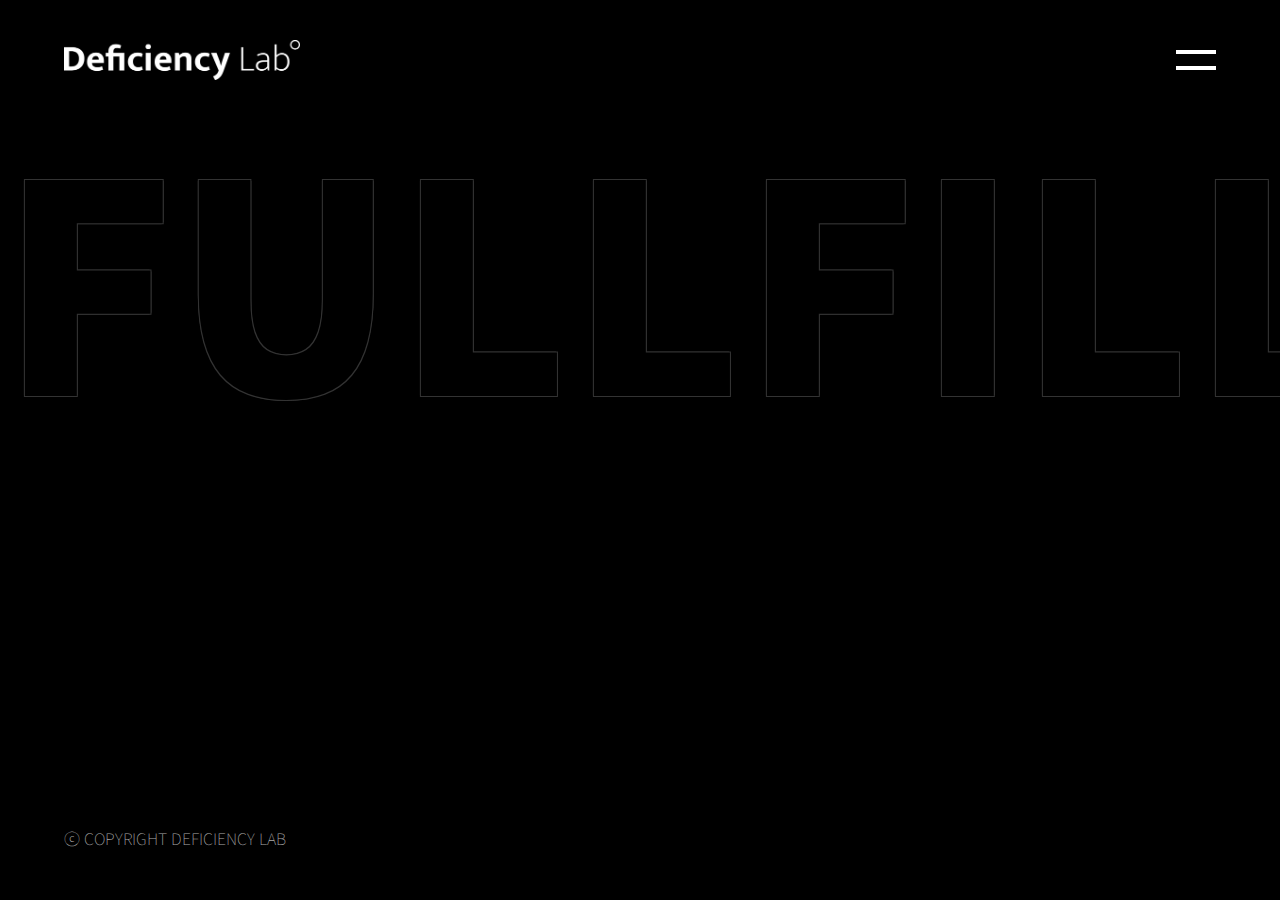
<file: project/project02/index.html>
<!DOCTYPE html>
<html lang="en">

<head>
    <meta charset="UTF-8">
    <meta http-equiv="X-UA-Compatible" content="IE=edge">
    <meta name="viewport" content="width=device-width, initial-scale=1.0">
    <link rel="stylesheet" href="css/index.css">
    <link rel="stylesheet" href="css/reset.css">
    <link rel="stylesheet" href="css/common.css">
    <title>index</title>
</head>

<body>
    <header>
        <div class="cont">
            <div class="hd__logo">
                <a href="index.html"><img src="img/white_logo.png" alt="logo"></a>
            </div>
            <div class="hd__btn active">
                <div></div>
                <div></div>
            </div>
            <div class="menu active">
                <div class="inner__menu">
                    <ul><!-- ex__con.classList.toggle('on'); 메뉴 넣다빼기-->
                        <li><a href="about.html">About</a></li>
                        <li><a href="contact.html">Contact</a></li>
                        <li><a href="culture.html">Culture</a></li>
                        <li><a href="solution.html">Solution</a></li>
                    </ul>
                    <p>
                        (주)디피션시랩 진민우 299-88-01868
                        <br>
                        서울 서초구 반포대로24길 42-18 3층 dfl@dfclab.com
                    </p>
                </div>
            </div>
        </div>
    </header>

    <h5 class="right">ⓒ COPYRIGHT DEFICIENCY LAB</h5>
    <section class="main_01">
        <div class="main cont">
            <h2>e commerce</h2>
            <h2>Agency</h2>
            <h2>Deficiency Lab</h2>
        </div>
    </section>

    <section class="bg_01">
        <div class="bg">
            <p>FULLFILL YOUR DEFICIENT FULLFILL
                YOUR DEFICIENT FULLFILL YOUR DEFICIENT</p>
        </div>
    </section>

</body>

</html>

<!-- https://wsss.tistory.com/1973 -->
</file>
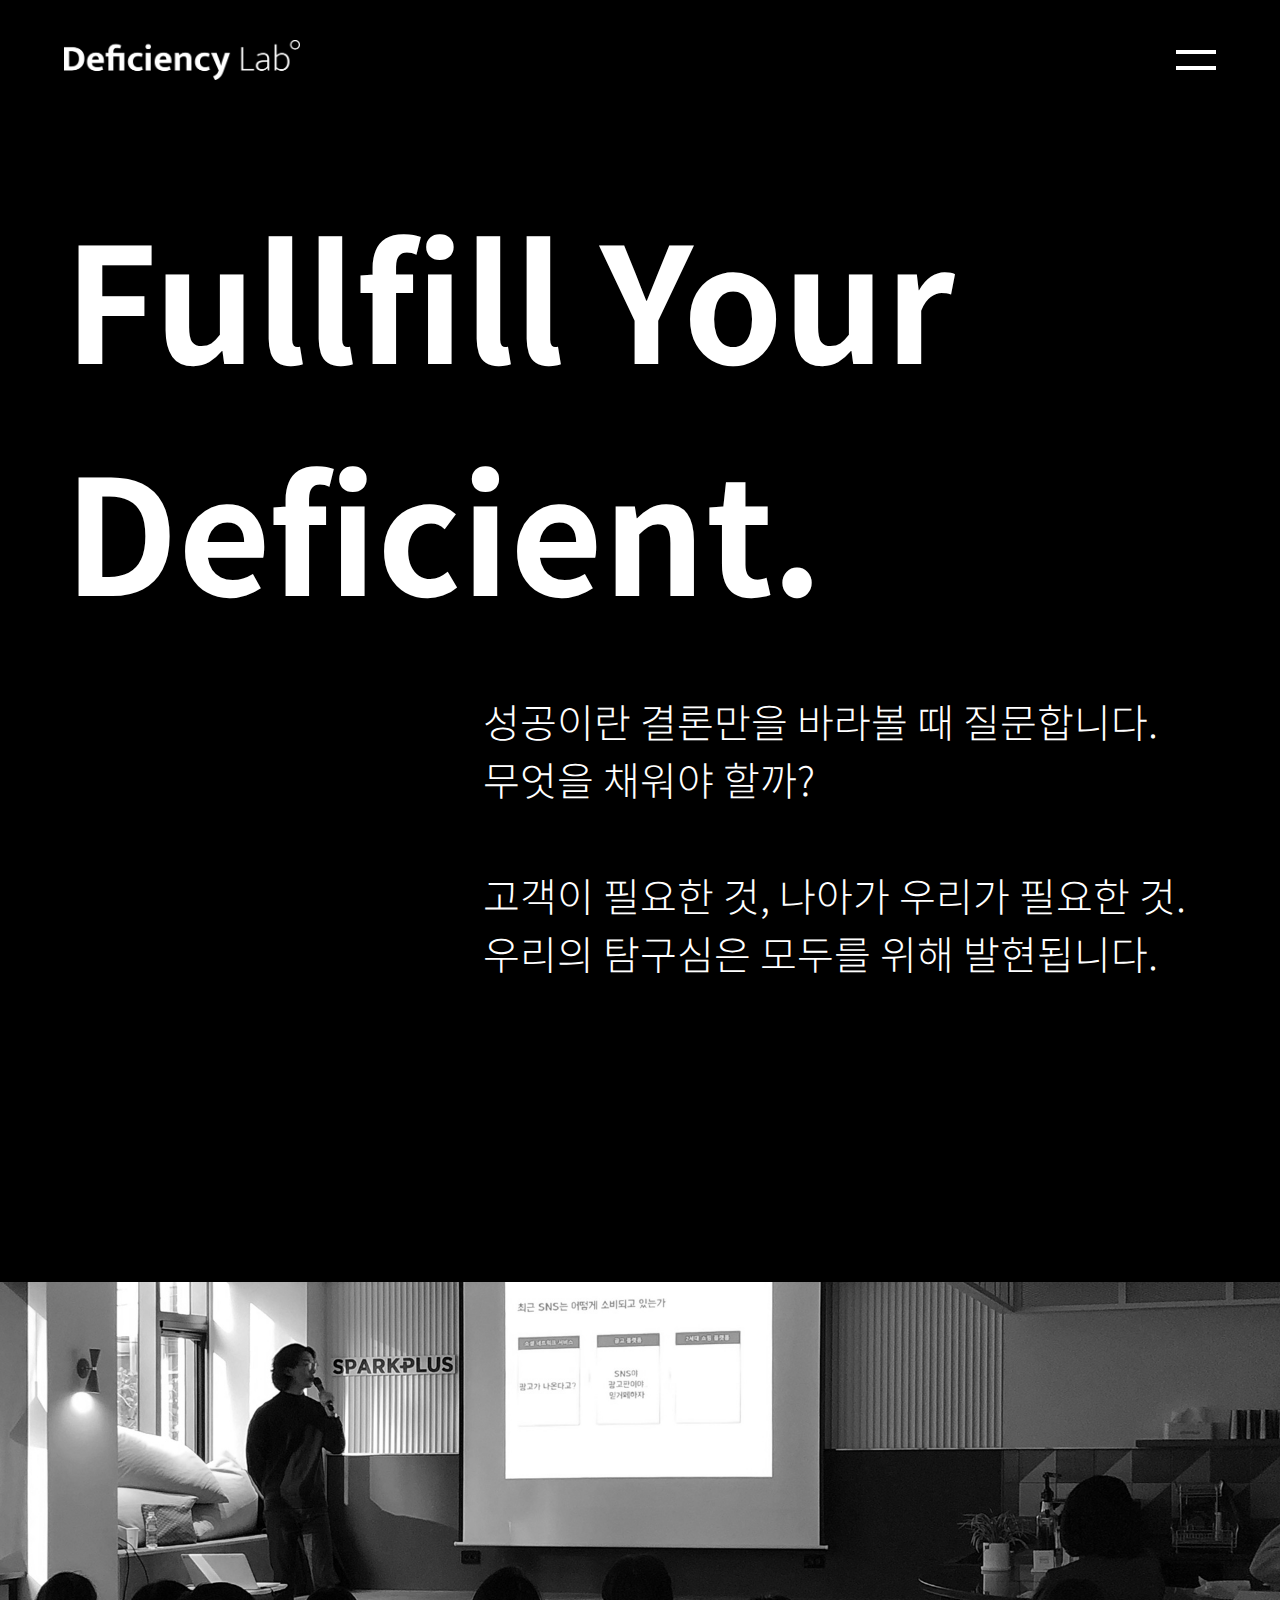
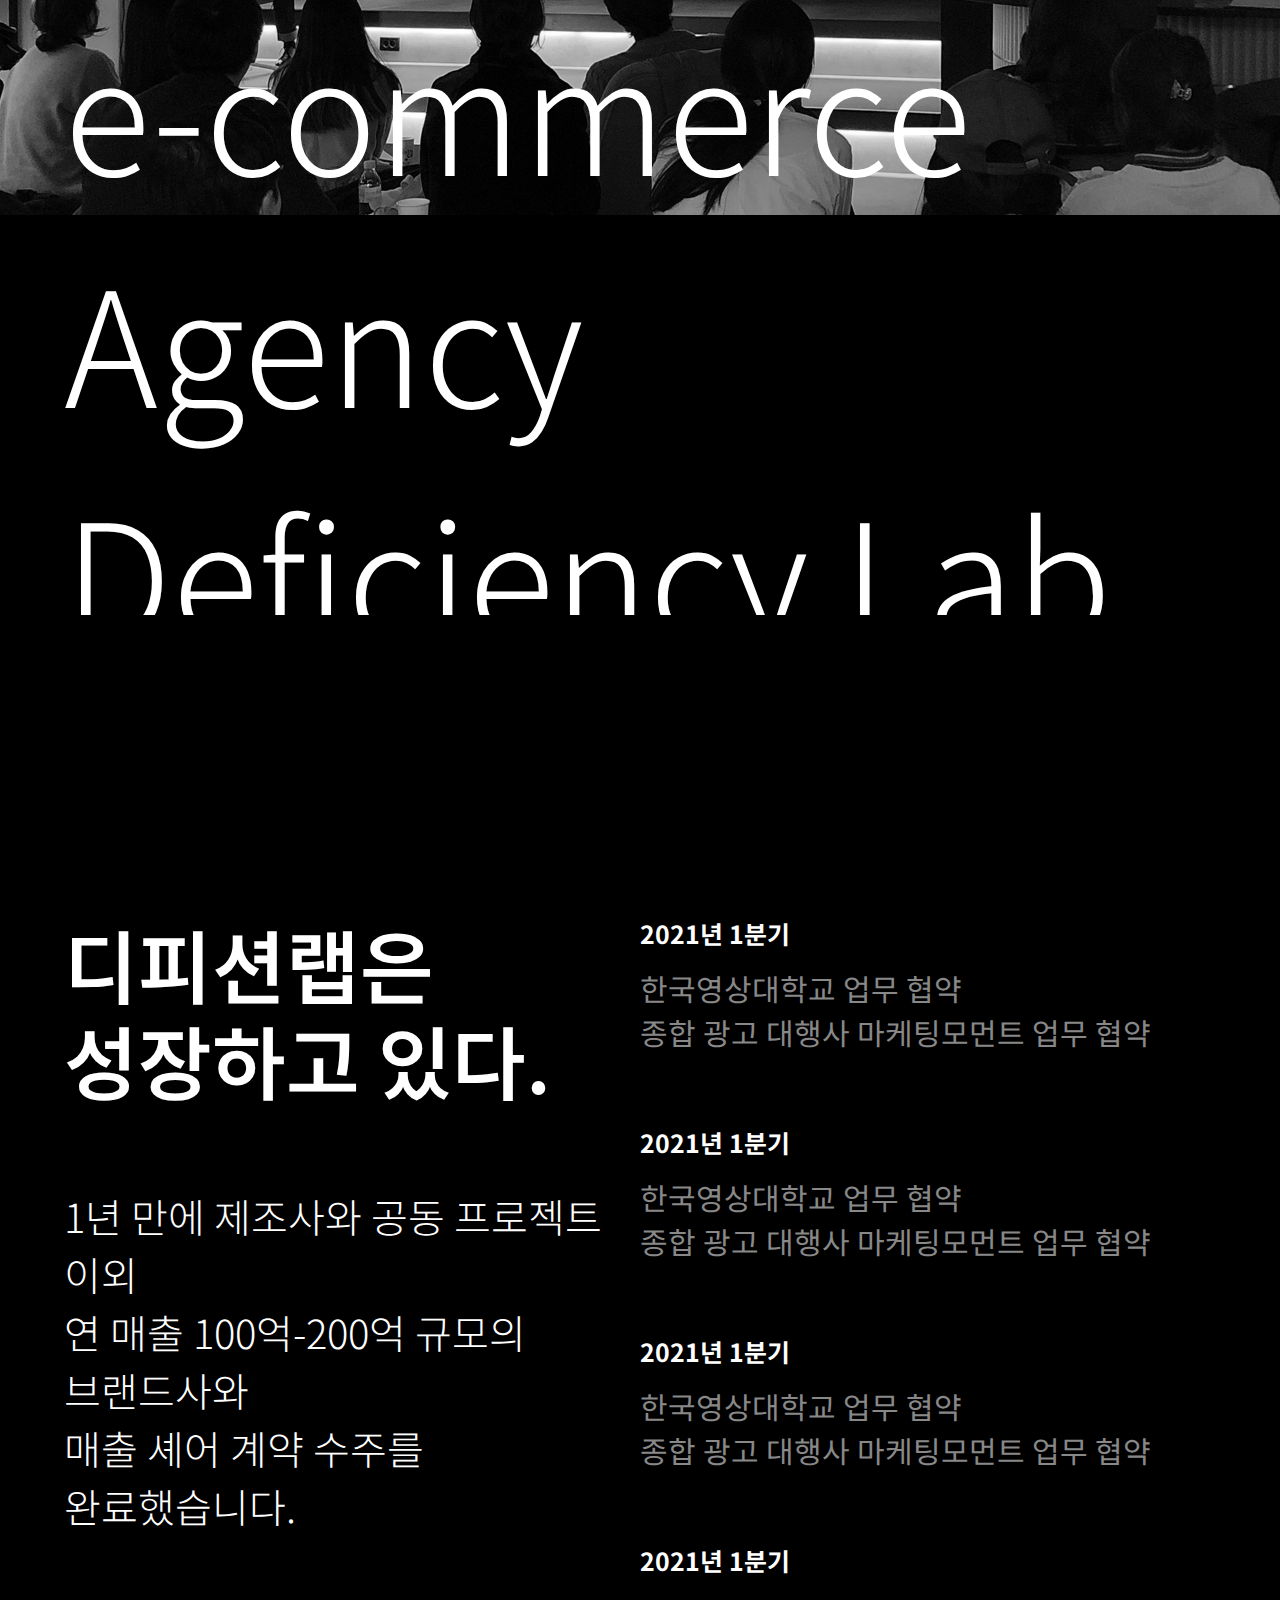
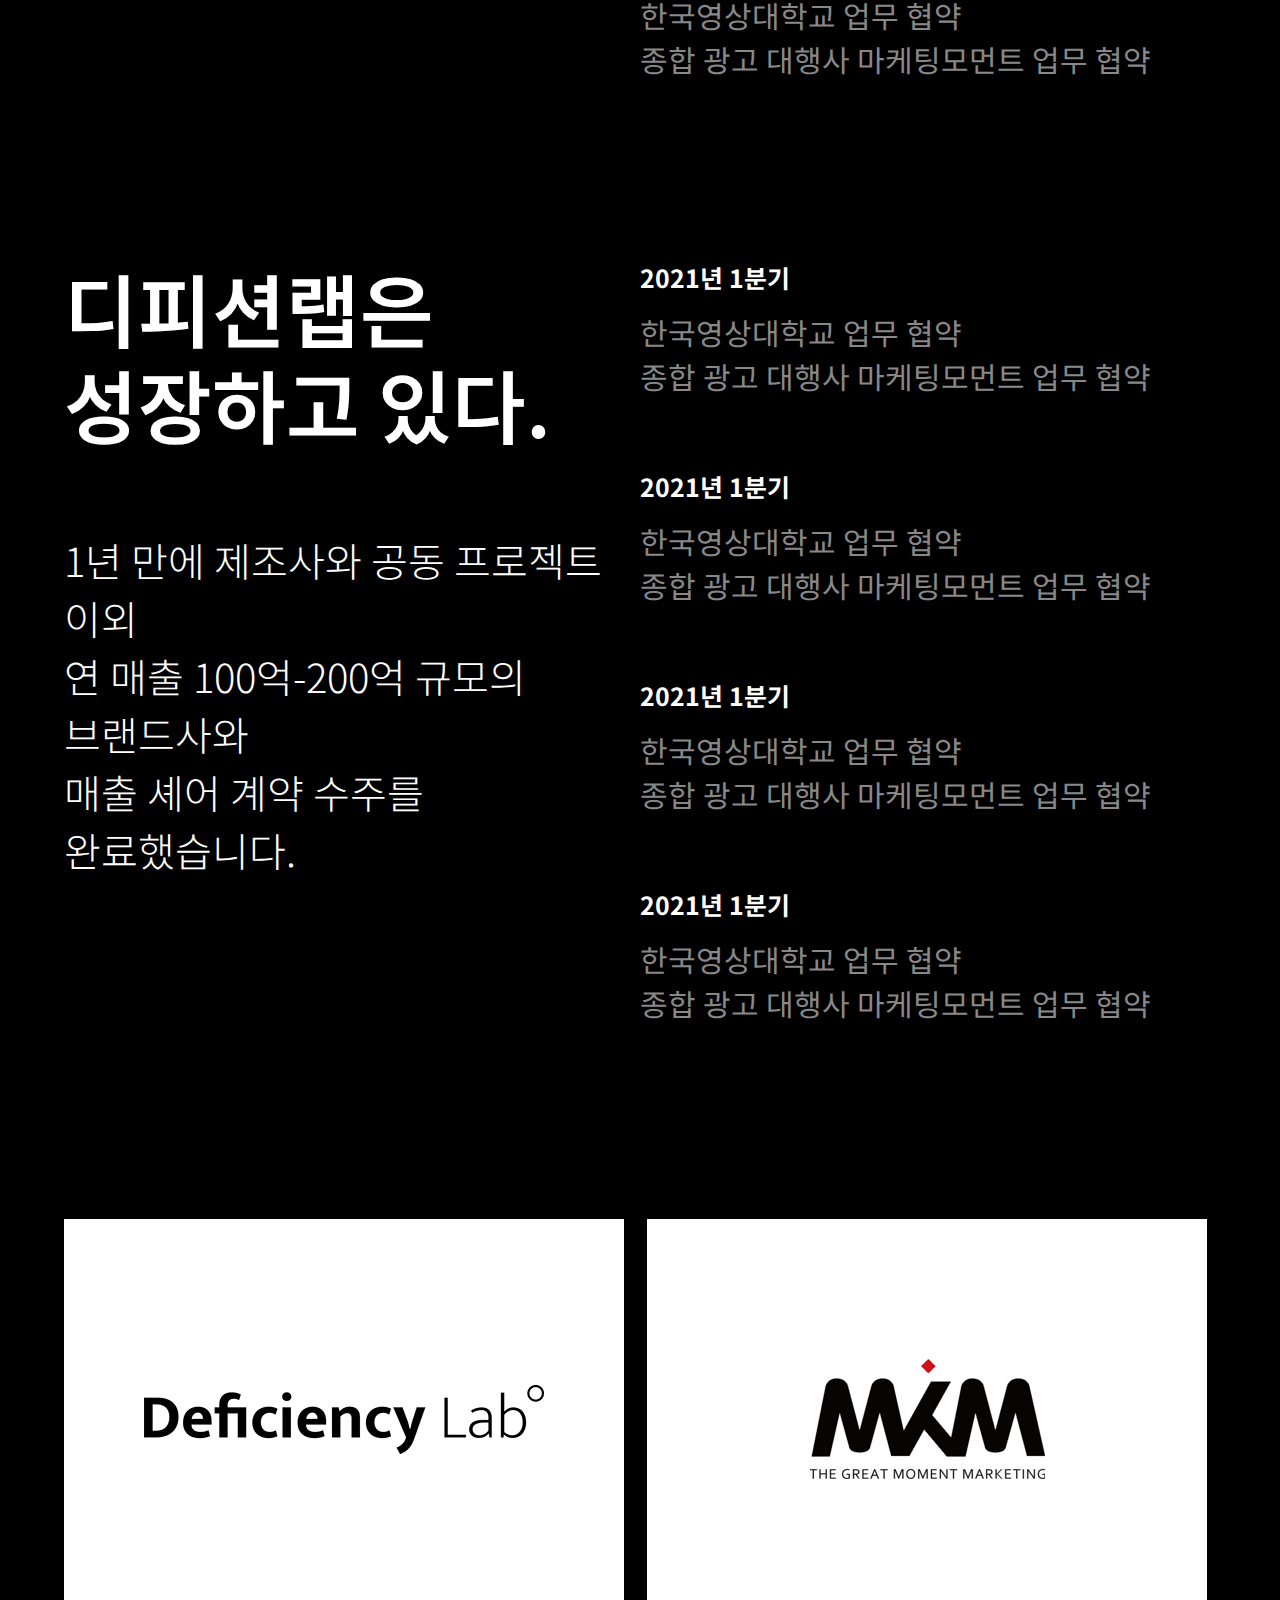
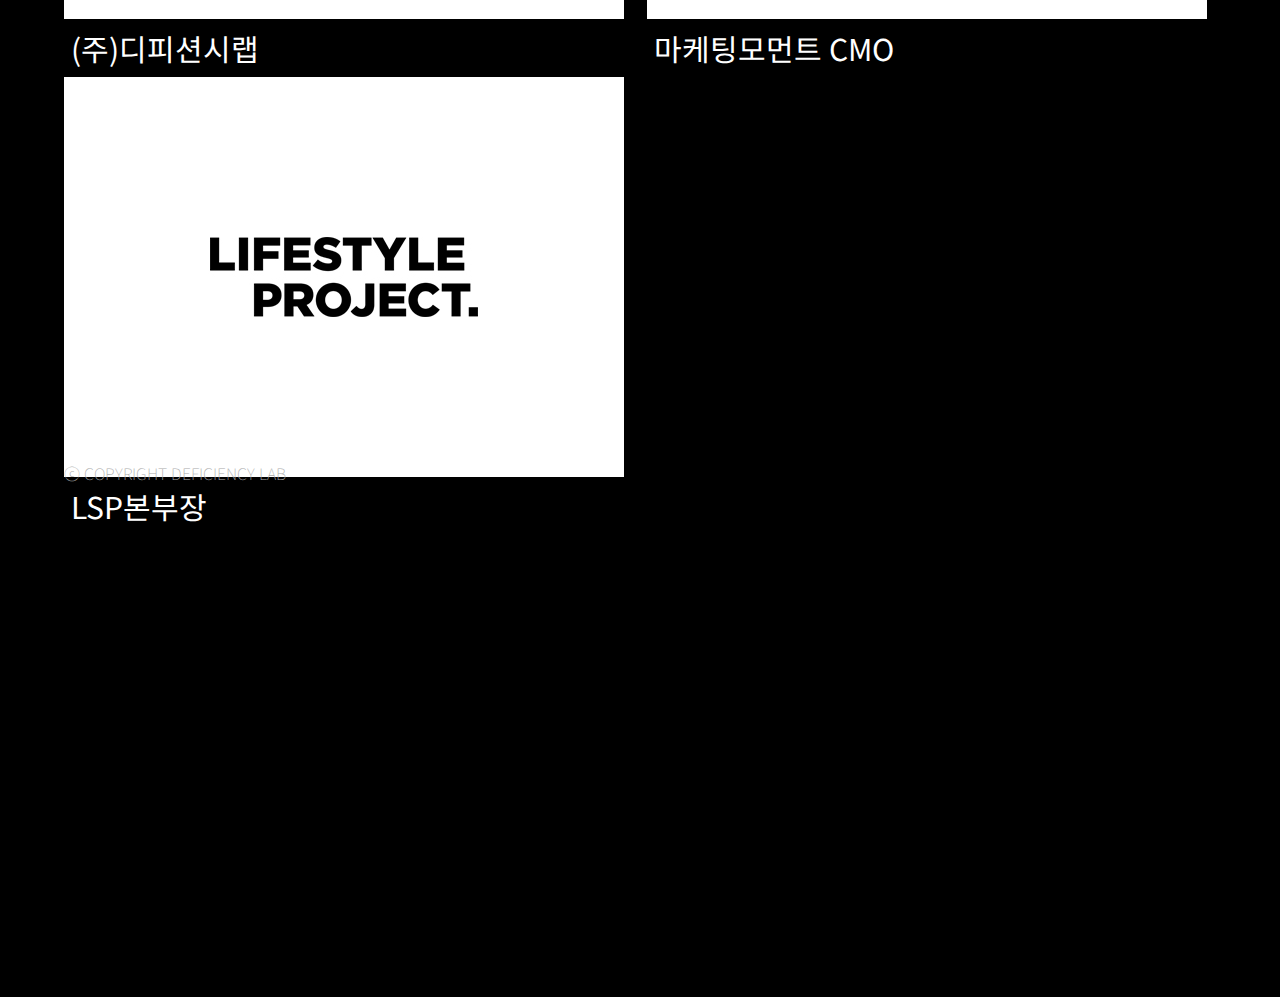
<file: project/project02/about.html>
<!DOCTYPE html>
<html lang="en">

<head>
    <meta charset="UTF-8">
    <meta http-equiv="X-UA-Compatible" content="IE=edge">
    <meta name="viewport" content="width=device-width, initial-scale=1.0">
    <link rel="stylesheet" href="css/common.css">
    <link rel="stylesheet" href="css/reset.css">
    <link rel="stylesheet" href="css/about.css">
    <link rel="stylesheet" href="">
    <script src="js/about.js"></script>
    <title>about</title>
</head>

<body>
    <header>
        <div class="cont">
            <div class="hd__logo">
                <a href="index.html"><img src="img/white_logo.png" alt="logo"></a>
            </div>
            <div class="hd__btn">
                <div></div>
                <div></div>
            </div>
            <div class="menu active">
                <div class="inner__menu">
                    <ul>
                        <li><a href="about.html">About</a></li>
                        <li><a href="contact.html">Contact</a></li>
                        <li><a href="culture.html">Culture</a></li>
                        <li><a href="solution.html">Solution</a></li>
                    </ul>
                    <p>
                        (주)디피션시랩 진민우 299-88-01868
                        <br>
                        서울 서초구 반포대로24길 42-18 3층 dfl@dfclab.com
                    </p>
                </div>
            </div>
        </div>
    </header>
    <h5 class="right">ⓒ COPYRIGHT DEFICIENCY LAB</h5>

    <section class="about01">
        <div class="about01__cont active">
            <h1>Fullfill Your<br>
                Deficient.</h1>

            <p>
                성공이란 결론만을 바라볼 때 질문합니다.
                <br>
                무엇을 채워야 할까?
                <br><br>
                고객이 필요한 것, 나아가 우리가 필요한 것.
                <br>
                우리의 탐구심은 모두를 위해 발현됩니다.
            </p>
        </div>
    </section>

    <section class="about02">
        <div class="about02__cont">
            <div class="about02__text">
                <h1>e-commerce</h1>
                <h1>Agency</h1>
                <h1>Deficiency Lab</h1>
            </div>
        </div>
        <div class="bg__img">
            <img src="img/about/about_1.jpg" alt="">
        </div>
    </section>

    <section class="about03">

        <div class="about03__cont">
            <div class="left-text leftslide">
                <h2>디피션랩은<br>성장하고 있다.</h2>
                <p>1년 만에 제조사와 공동 프로젝트 이외
                    <br>
                    연 매출 100억-200억 규모의 브랜드사와
                    <br>
                    매출 셰어 계약 수주를 완료했습니다.
                </p>
            </div>
            <div class="right-text rightslide">
                <ol>
                    <li>
                        <h5>2021년 1분기</h5>
                        <p>
                            한국영상대학교 업무 협약
                            <br>
                            종합 광고 대행사 마케팅모먼트 업무 협약
                        </p>
                    </li>
                    <li>
                        <h5>2021년 1분기</h5>
                        <p>
                            한국영상대학교 업무 협약
                            <br>
                            종합 광고 대행사 마케팅모먼트 업무 협약
                        </p>
                    </li>
                    <li>
                        <h5>2021년 1분기</h5>
                        <p>
                            한국영상대학교 업무 협약
                            <br>
                            종합 광고 대행사 마케팅모먼트 업무 협약
                        </p>
                    </li>
                    <li>
                        <h5>2021년 1분기</h5>
                        <p>
                            한국영상대학교 업무 협약
                            <br>
                            종합 광고 대행사 마케팅모먼트 업무 협약
                        </p>
                    </li>
                </ol>
            </div>
        </div>

        <div class="about03__cont">
            <div class="left-text leftslide">
                <h2>디피션랩은<br>성장하고 있다.</h2>
                <p>1년 만에 제조사와 공동 프로젝트 이외
                    <br>
                    연 매출 100억-200억 규모의 브랜드사와
                    <br>
                    매출 셰어 계약 수주를 완료했습니다.
                </p>
            </div>
            <div class="right-text rightslide">
                <ol>
                    <li>
                        <h5>2021년 1분기</h5>
                        <p>
                            한국영상대학교 업무 협약
                            <br>
                            종합 광고 대행사 마케팅모먼트 업무 협약
                        </p>
                    </li>
                    <li>
                        <h5>2021년 1분기</h5>
                        <p>
                            한국영상대학교 업무 협약
                            <br>
                            종합 광고 대행사 마케팅모먼트 업무 협약
                        </p>
                    </li>
                    <li>
                        <h5>2021년 1분기</h5>
                        <p>
                            한국영상대학교 업무 협약
                            <br>
                            종합 광고 대행사 마케팅모먼트 업무 협약
                        </p>
                    </li>
                    <li>
                        <h5>2021년 1분기</h5>
                        <p>
                            한국영상대학교 업무 협약
                            <br>
                            종합 광고 대행사 마케팅모먼트 업무 협약
                        </p>
                    </li>
                </ol>
            </div>
    </section>

    <section class="about04">
        <div class="cont">
            <div class="about04__cont">
                <div><img src="img/about/sub_logo_1.jpg" alt="">
                    <p>(주)디피션시랩</p>
                </div>
                <div><img src="img/about/sub_logo_2.jpg" alt="">
                    <p>마케팅모먼트 CMO</p>
                </div>
                <div><img src="img/about/sub_logo_3.jpg" alt="">
                    <p>LSP본부장</p>
                </div>
            </div>
        </div>
    </section>
</body>

</html>
</file>
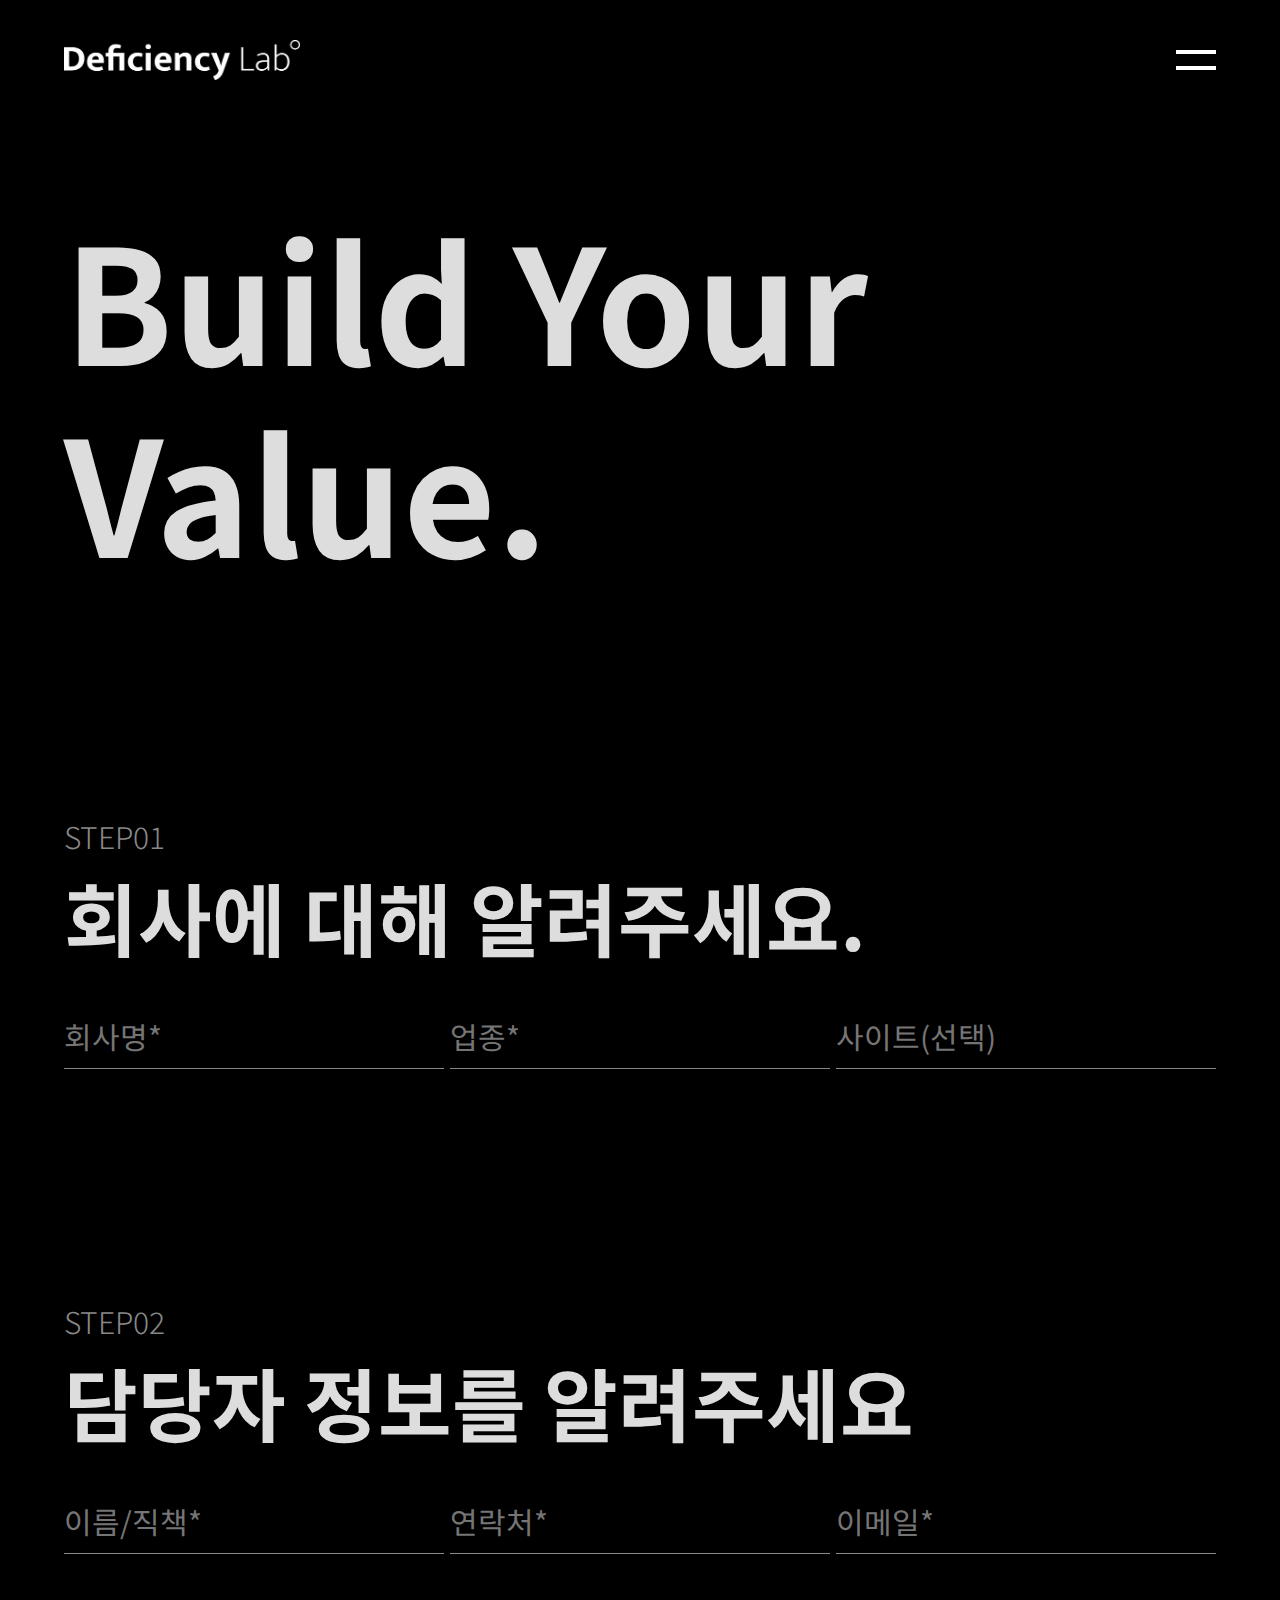
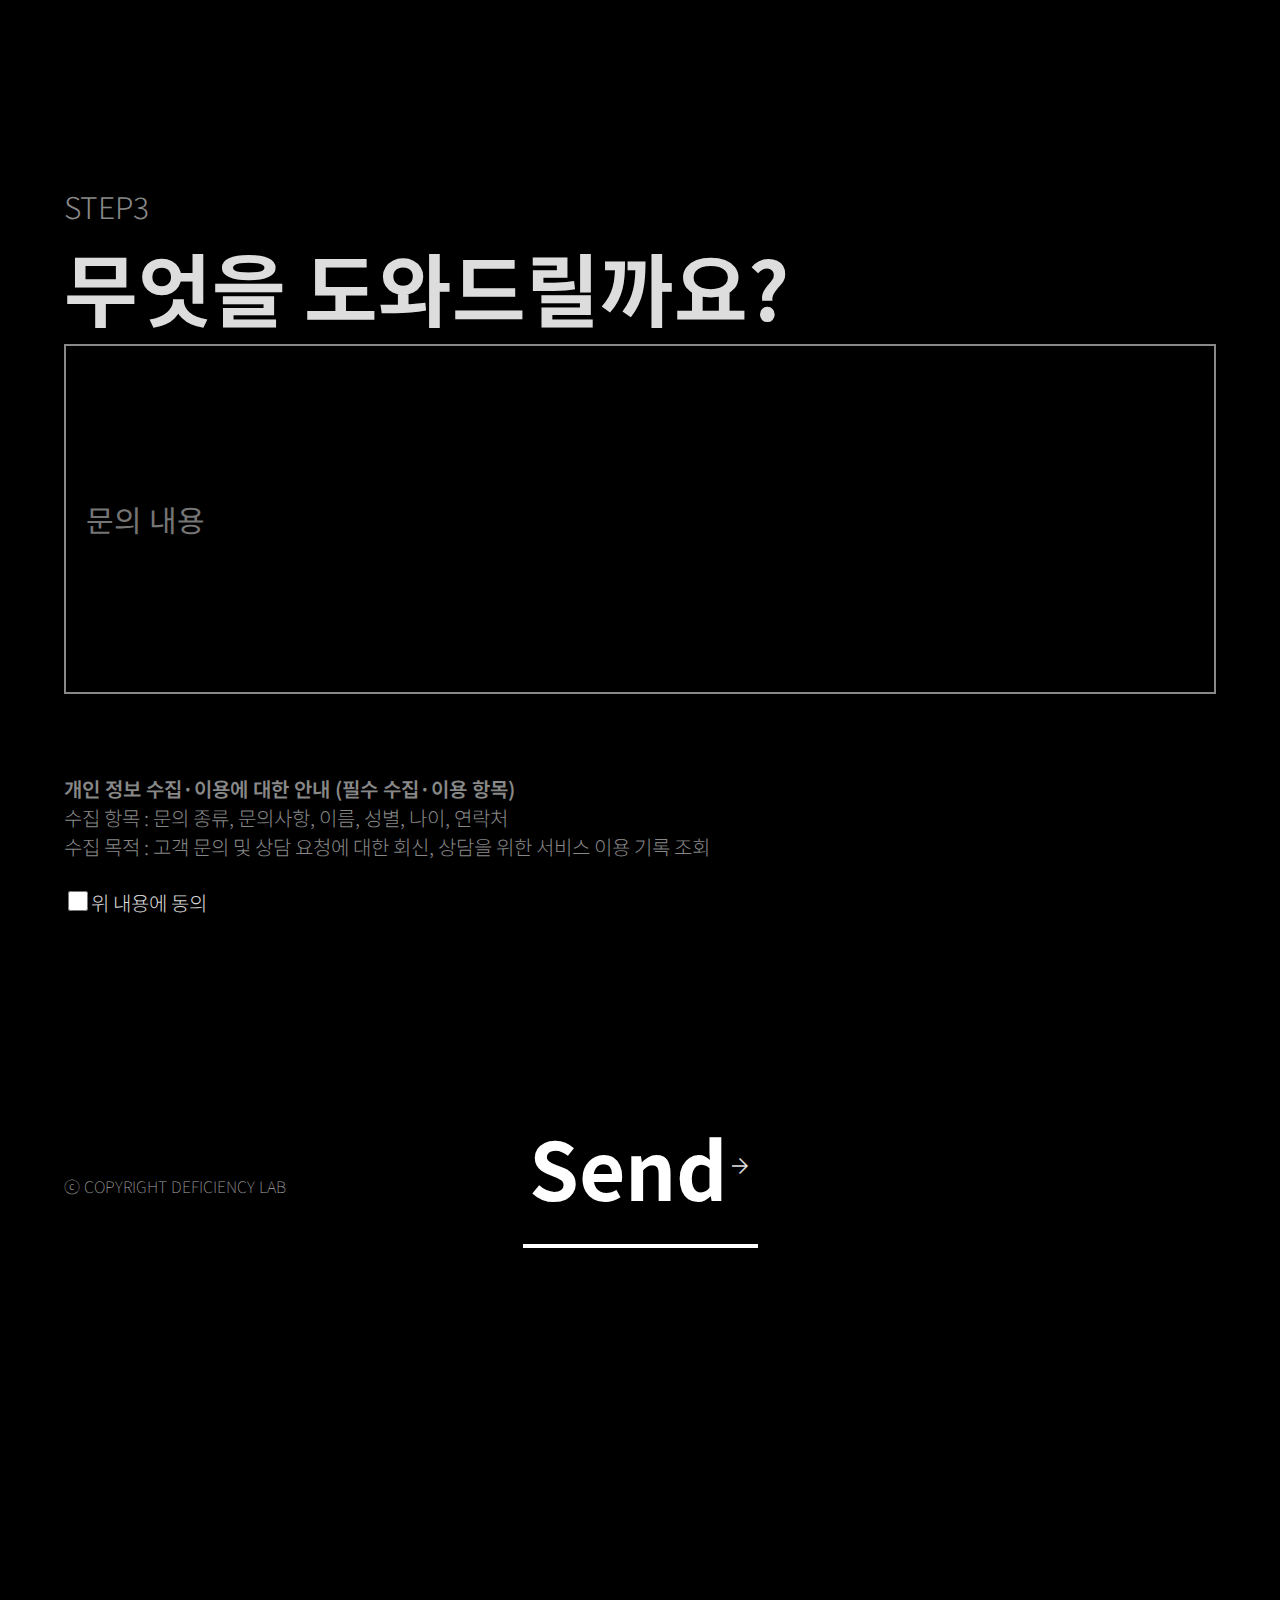
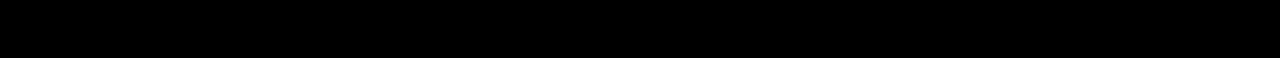
<file: project/project02/contact.html>
<!DOCTYPE html>
<html lang="en">

<head>
    <meta charset="UTF-8">
    <meta http-equiv="X-UA-Compatible" content="IE=edge">
    <meta name="viewport" content="width=device-width, initial-scale=1.0">
    <link rel="stylesheet" href="css/common.css">
    <link rel="stylesheet" href="css/reset.css">
    <link rel="stylesheet" href="css/contact.css">
    <link rel="stylesheet"
        href="https://fonts.googleapis.com/css2?family=Material+Symbols+Outlined:opsz,wght,FILL,GRAD@48,400,0,0" />
    <title>contact</title>
</head>

<body>
    <header>
        <div class="cont">
            <div class="hd__logo">
                <a href="index.html"><img src="img/white_logo.png" alt="logo"></a>
            </div>
            <div class="hd__btn">
                <div></div>
                <div></div>
            </div>
            <div class="menu active">
                <div class="inner__menu">
                    <ul>
                        <li><a href="about.html">About</a></li>
                        <li><a href="contact.html">Contact</a></li>
                        <li><a href="culture.html">Culture</a></li>
                        <li><a href="solution.html">Solution</a></li>
                    </ul>
                    <p>
                        (주)디피션시랩 진민우 299-88-01868
                        <br>
                        서울 서초구 반포대로24길 42-18 3층 dfl@dfclab.com
                    </p>
                </div>
            </div>
        </div>
    </header>
    <h5 class="right">ⓒ COPYRIGHT DEFICIENCY LAB</h5>

    <section class="contact01">
        <div class="cont">
            <div class="contact01_text">
                <h1>Build Your<br>
                    Value.</h1>
            </div>
        </div>
    </section>

    <section class="contact02">
        <div class="cont">
            <div class="cont01">
                <span>STEP01</span>
                <h2>회사에 대해 알려주세요.</h2>
                <div class="textbox">
                    <input type="text" placeholder="회사명*">
                    <input type="text" placeholder="업종*">
                    <input type="text" placeholder="사이트(선택)">
                </div>
            </div>

            <div class="cont02">
                <span>STEP02</span>
                <h2>담당자 정보를 알려주세요</h2>
                <div class="textbox">
                    <input type="text" placeholder="이름/직책*">
                    <input type="text" placeholder="연락처*">
                    <input type="text" placeholder="이메일*">
                </div>
            </div>

            <div class="cont03">
                <span>STEP3</span>
                <h2>무엇을 도와드릴까요?</h2>
                <div class="bigbox">
                    <input type="text" placeholder="문의 내용">
                </div>
            </div>

            <div class="cont04">
                <p>개인 정보 수집·이용에 대한 안내 (필수 수집·이용 항목)</p>
                <p>수집 항목 : 문의 종류, 문의사항, 이름, 성별, 나이, 연락처</p>
                <p>수집 목적 : 고객 문의 및 상담 요청에 대한 회신, 상담을 위한 서비스 이용 기록 조회</p>

                <input type="checkbox" id="a"><label for="a">위 내용에 동의</label>
            </div>
        </div>
    </section>

    <div class="but">
        <button>Send
            <span class="material-symbols-outlined">
                arrow_forward
            </span>
        </button>
    </div>

</body>

</html>
</file>
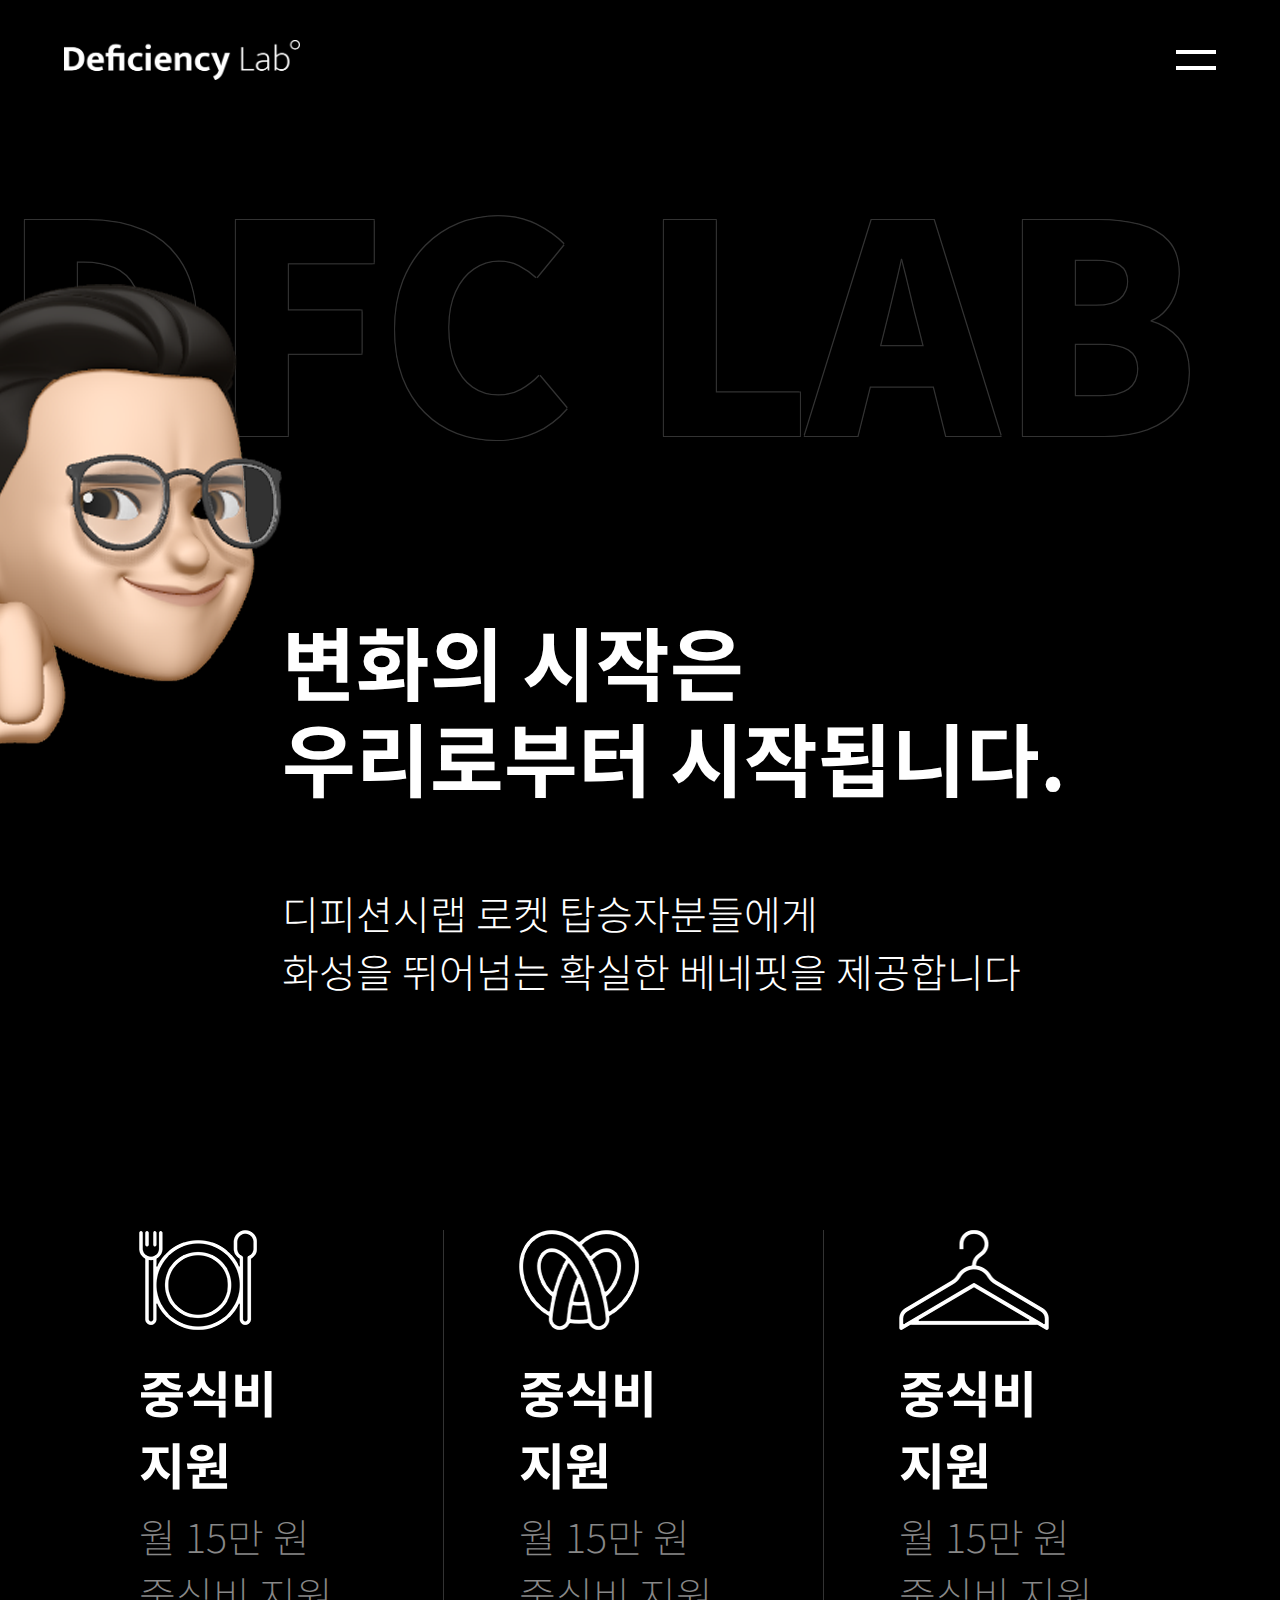
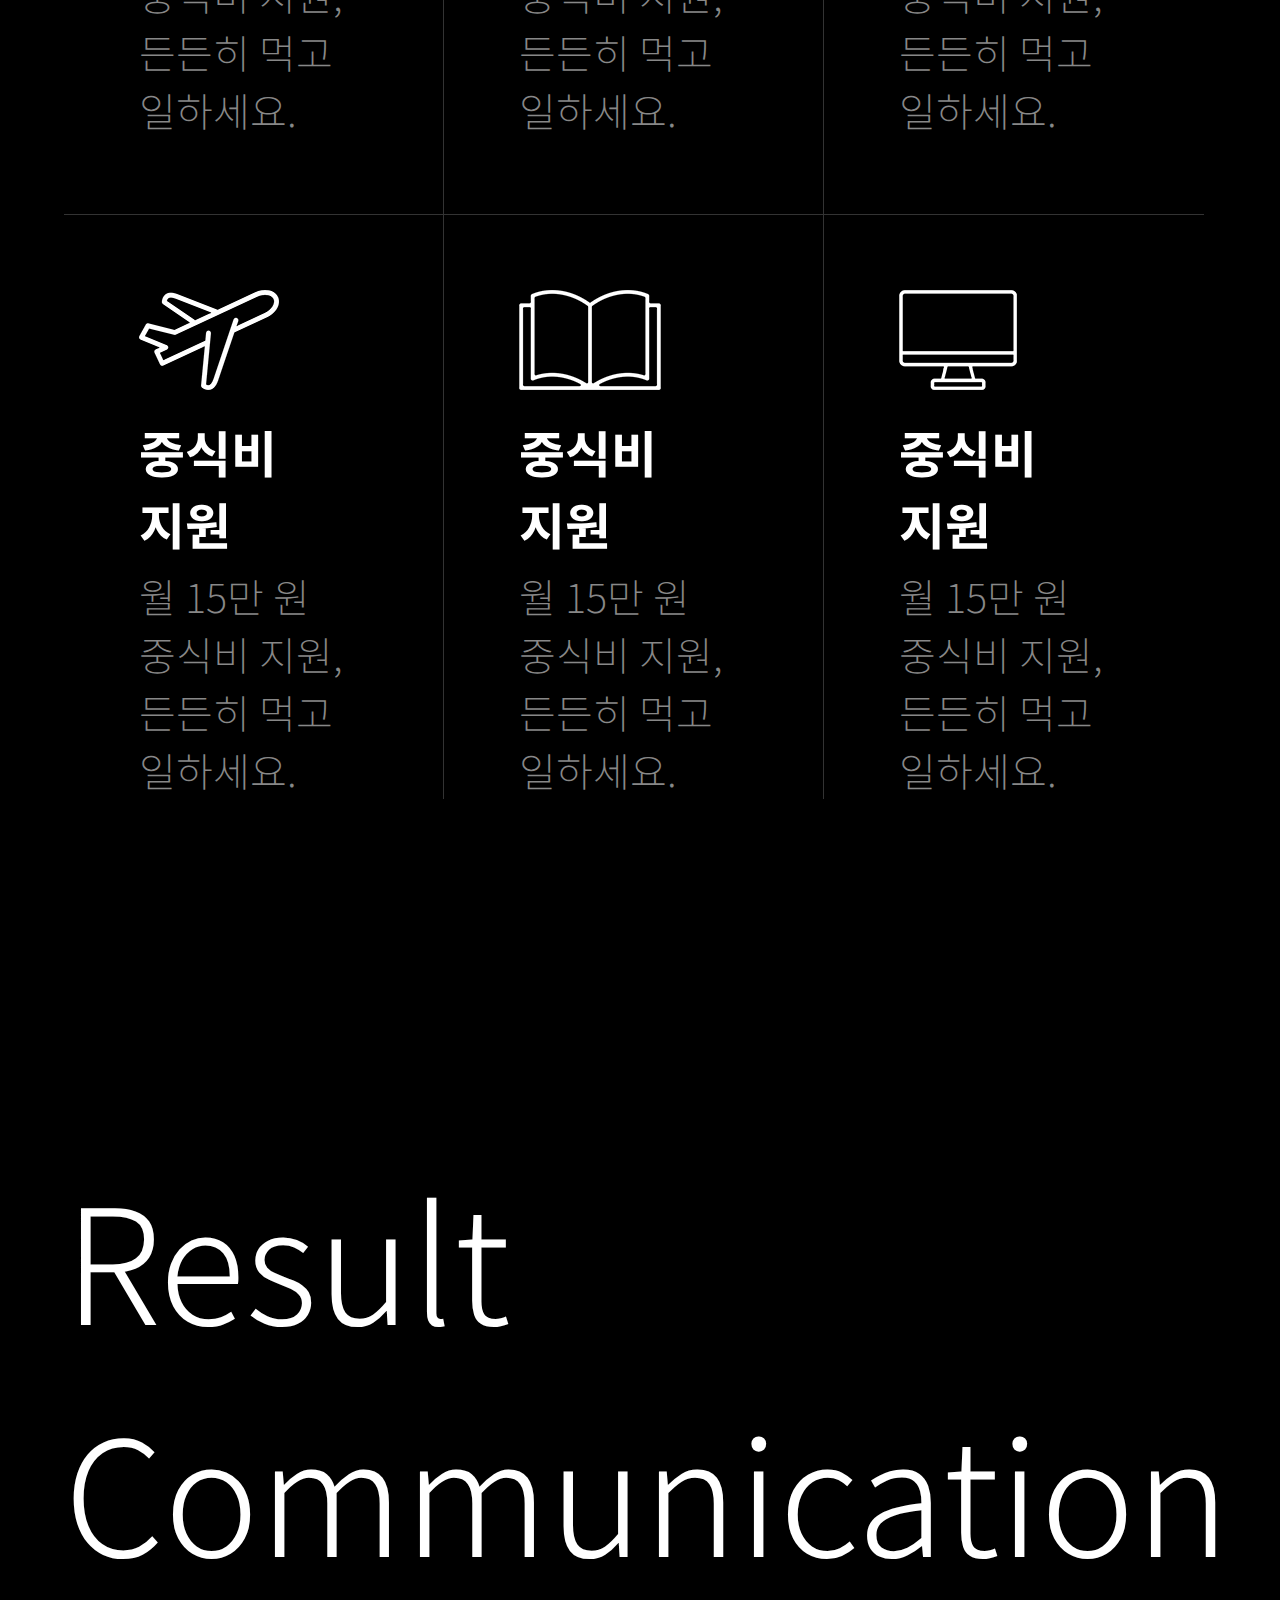
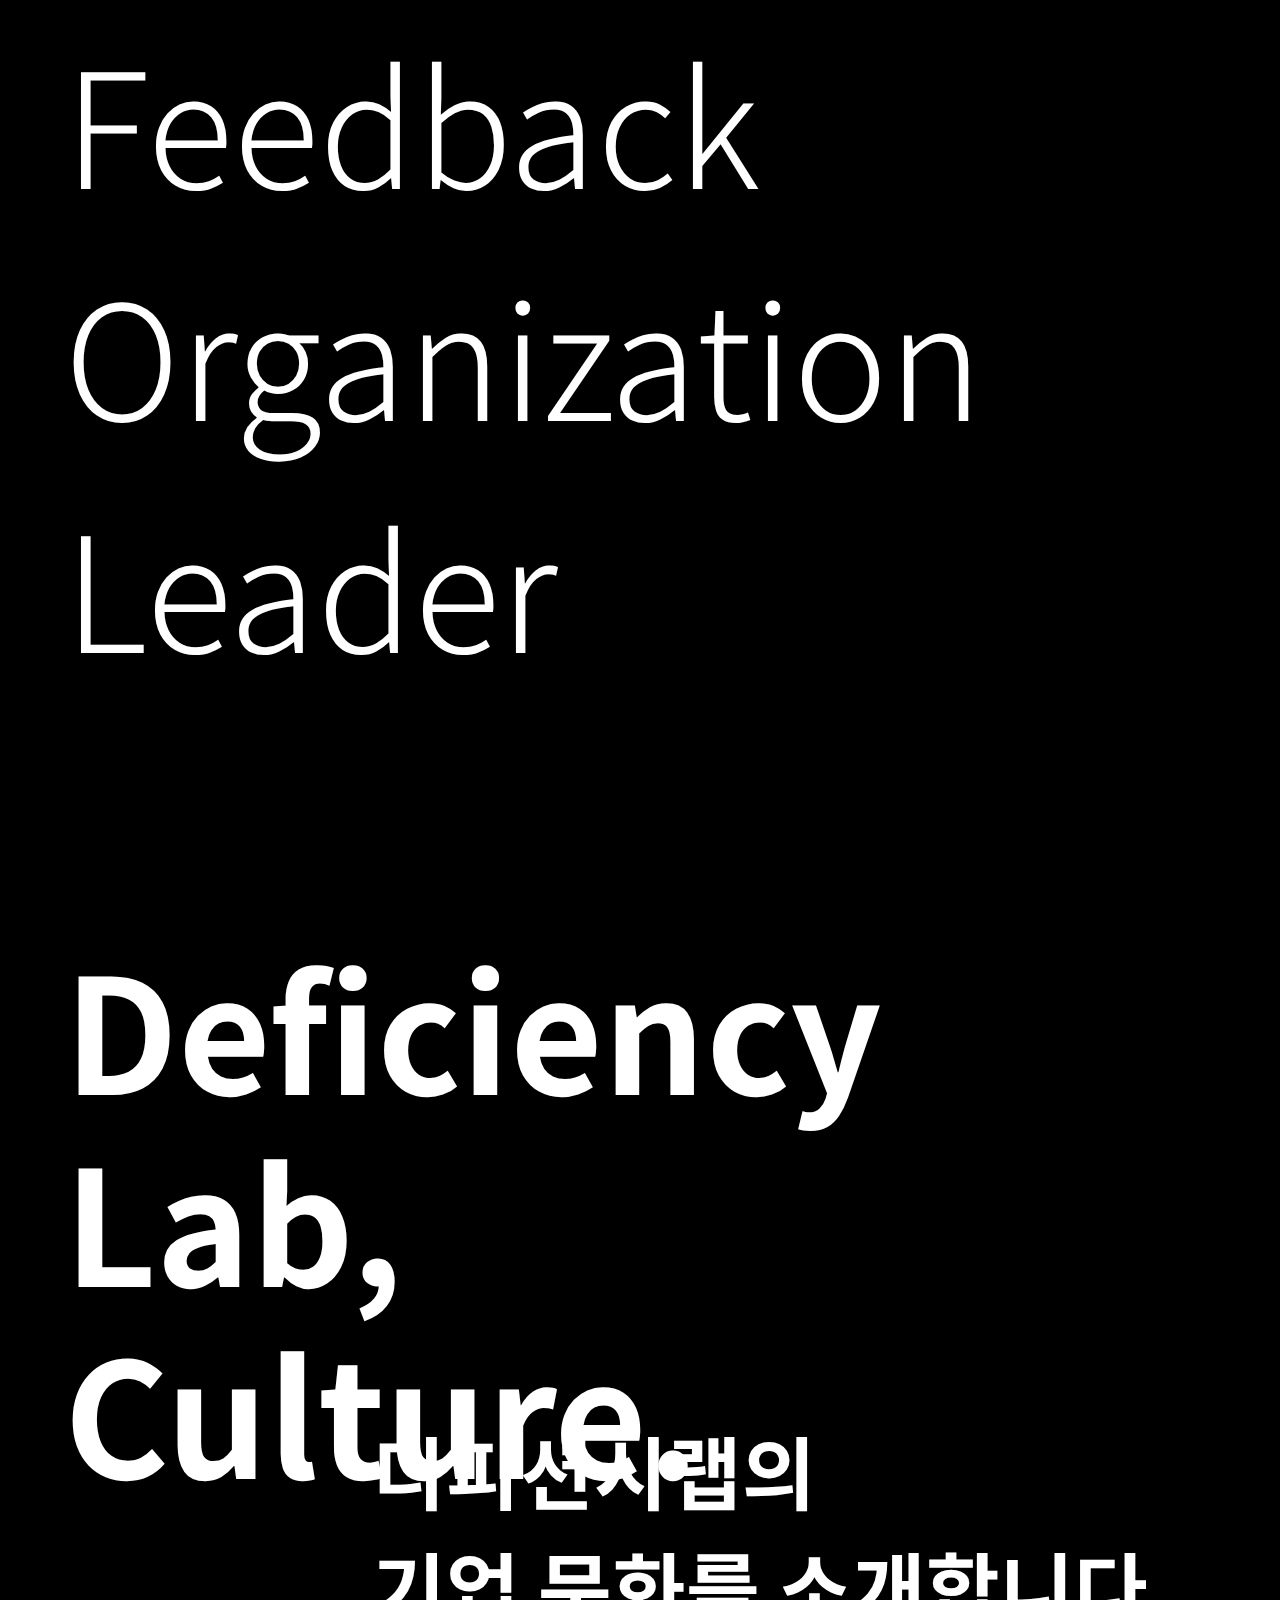
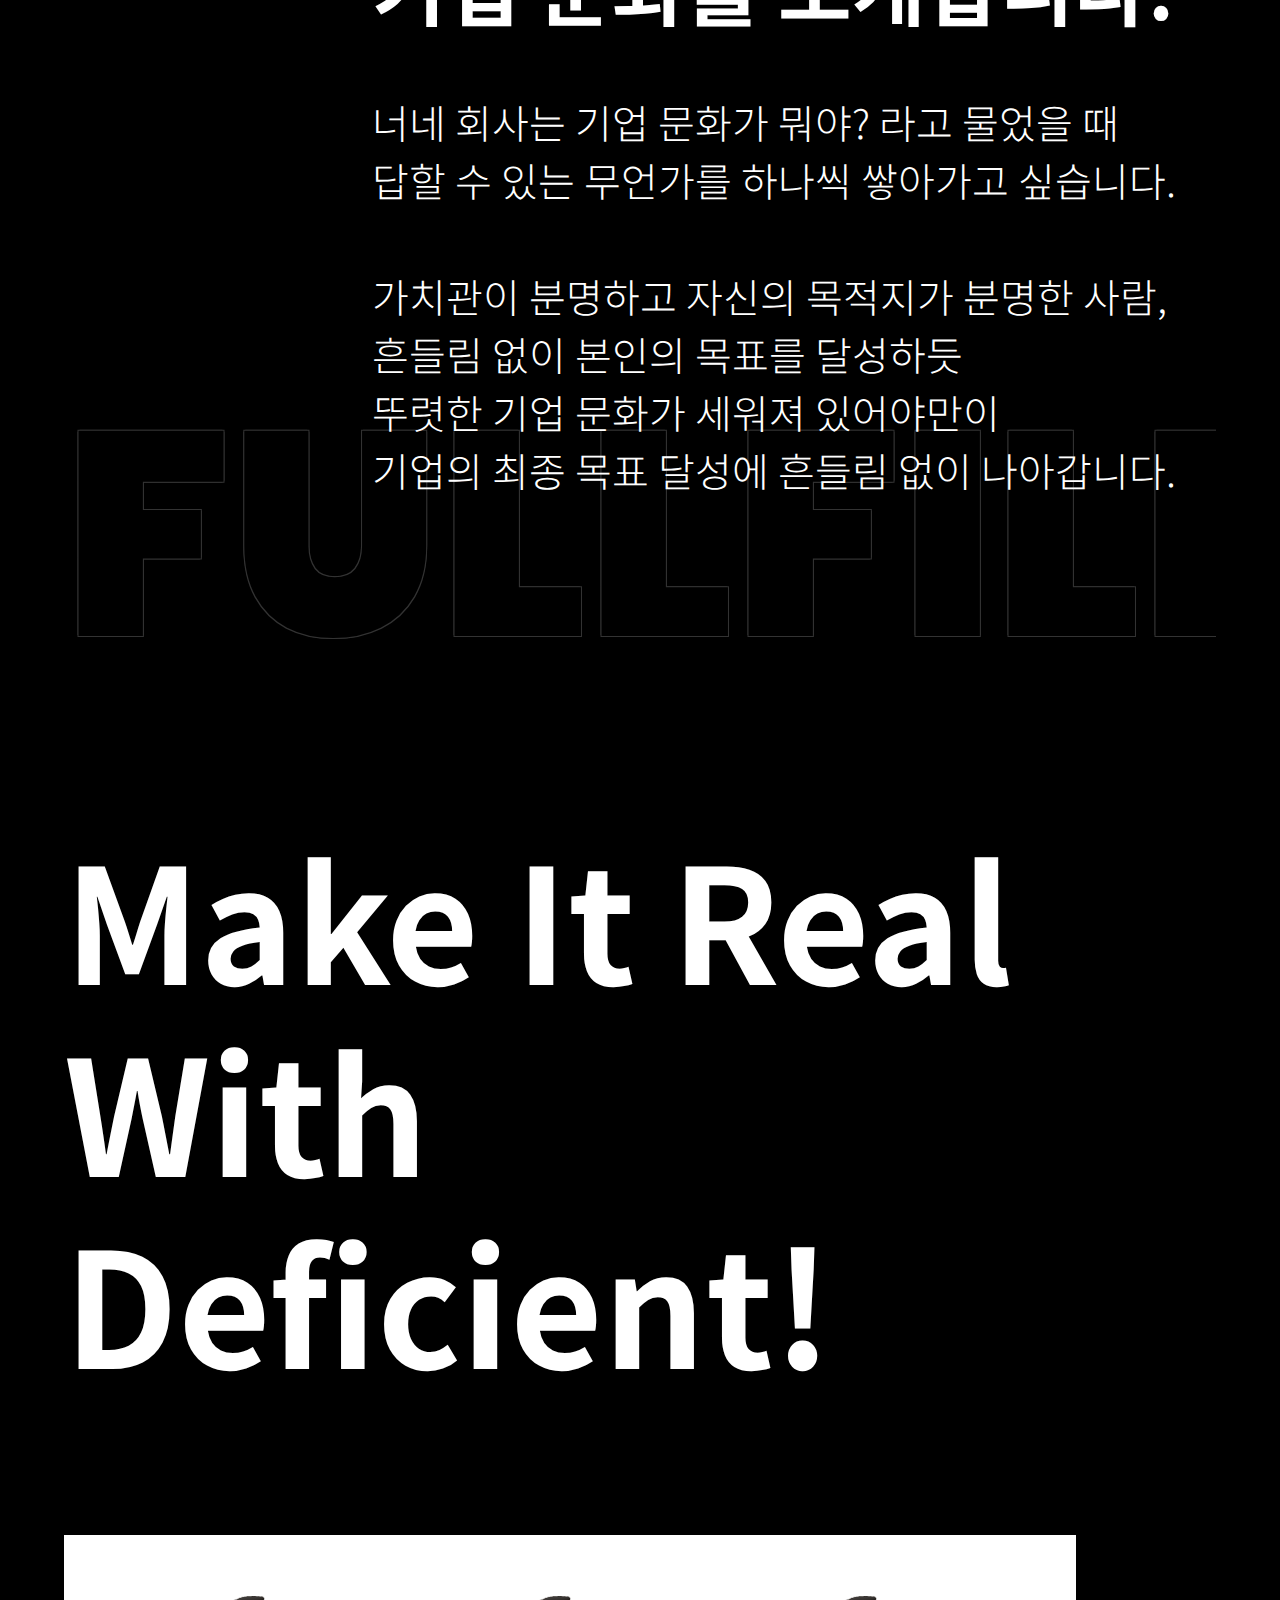
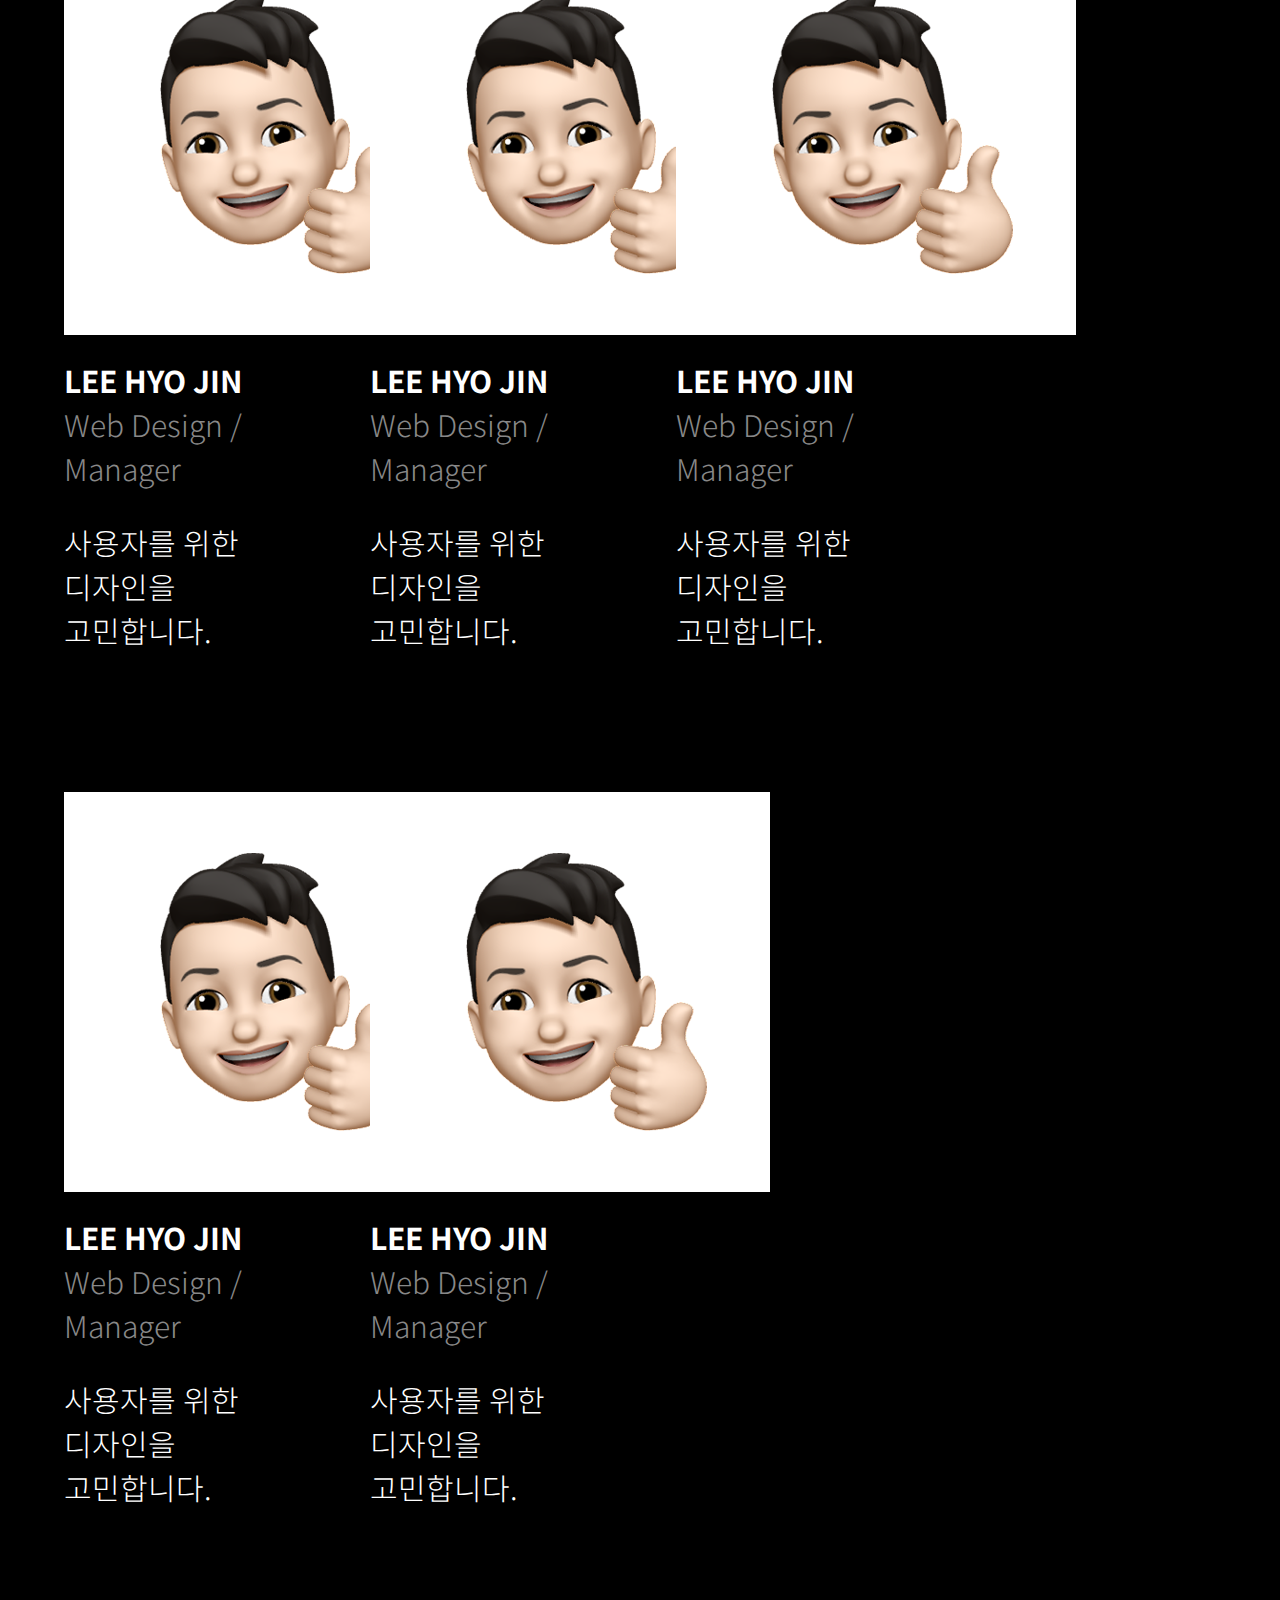
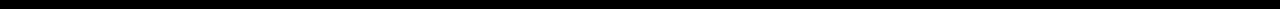
<file: project/project02/culture.html>
<!DOCTYPE html>
<html lang="en">

<head>
    <meta charset="UTF-8">
    <meta http-equiv="X-UA-Compatible" content="IE=edge">
    <meta name="viewport" content="width=device-width, initial-scale=1.0">
    <link rel="stylesheet" href="css/common.css">
    <link rel="stylesheet" href="css/reset.css">
    <link rel="stylesheet" href="css/culture.css">
    <title>culture</title>
</head>

<body>
    <header>
        <div class="cont">
            <div class="hd__logo">
                <a href="index.html"><img src="img/white_logo.png" alt="logo"></a>
            </div>
            <div class="hd__btn">
                <div></div>
                <div></div>
            </div>
            <div class="menu active">
                <div class="inner__menu">
                    <ul>
                        <li><a href="about.html">About</a></li>
                        <li><a href="contact.html">Contact</a></li>
                        <li><a href="culture.html">Culture</a></li>
                        <li><a href="solution.html">Solution</a></li>
                    </ul>
                    <p>
                        (주)디피션시랩 진민우 299-88-01868
                        <br>
                        서울 서초구 반포대로24길 42-18 3층 dfl@dfclab.com
                    </p>
                </div>
            </div>
        </div>
    </header>
    <!--     <h5 class="right">ⓒ COPYRIGHT DEFICIENCY LAB</h5> -->

    <section class="culture01">
        <div class="cont">
            <div class="cont__img">
                <img src="img/culture/c_icon_1.png" alt="">


                <h1>변화의 시작은<br>
                    우리로부터 시작됩니다.</h1>
                <p>디피션시랩 로켓 탑승자분들에게<br>
                    화성을 뛰어넘는 확실한 베네핏을 제공합니다</p>
            </div>
        </div>
        <div class="bg">
            <div class="bg-text">
                <p>DFC LAB ROCKET DFC LAB ROCKET DFC LAB ROCKET DFC LAB ROCKET DFC LAB ROCKET DFC LAB ROCKET</p>
            </div>
        </div>
    </section>

    <section class="culture02">
        <div class="cont">
            <div class="top">
                <ul>
                    <li>
                        <img src="img/culture/icon_1.png" alt="">
                        <h3>중식비 지원</h3>
                        <p>월 15만 원 중식비 지원,<br>
                            <span>든든히 먹고 일하세요.</span></p>
                    </li>
                    <li>
                        <img src="img/culture/icon_2.png" alt="">
                        <h3>중식비 지원</h3>
                        <p>월 15만 원 중식비 지원,<br>
                            <span>든든히 먹고 일하세요.</span></p>
                    </li>
                    <li>
                        <img src="img/culture/icon_3.png" alt="">
                        <h3>중식비 지원</h3>
                        <p>월 15만 원 중식비 지원,<br>
                            <span>든든히 먹고 일하세요.</span></p>
                    </li>
                    <li>
                        <img src="img/culture/icon_4.png" alt="">
                        <h3>중식비 지원</h3>
                        <p>월 15만 원 중식비 지원,<br>
                            <span>든든히 먹고 일하세요.</span></p>
                    </li>
                    <li>
                        <img src="img/culture/icon_5.png" alt="">
                        <h3>중식비 지원</h3>
                        <p>월 15만 원 중식비 지원,<br>
                            <span>든든히 먹고 일하세요.</span></p>
                    </li>
                    <li>
                        <img src="img/culture/icon_6.png" alt="">
                        <h3>중식비 지원</h3>
                        <p>월 15만 원 중식비 지원,<br>
                            <span>든든히 먹고 일하세요.</span></p>
                    </li>
                </ul>
            </div>
        </div>
    </section>

    <section class="culture03">
        <div class="cont">
            <div class="cont03">
                <h1>Result</h1>
                <h1>Communication</h1>
                <h1>Feedback</h1>
                <h1>Organization</h1>
                <h1>Leader</h1>
            </div>
        </div>
    </section>

    <section class="culture04">
        <div class="cont">
            <div class="cont04">
                <div class="title__04">
                    <h1>Deficiency Lab,<br>
                        Culture.</h1>
                </div>
                <div class="cont__04">
                    <h2>디피션시랩의<br>
                        기업 문화를 소개합니다.</h2>
                    <p>너네 회사는 기업 문화가 뭐야? 라고 물었을 때<br>
                        답할 수 있는 무언가를 하나씩 쌓아가고 싶습니다.<br>
                        <br>
                        가치관이 분명하고 자신의 목적지가 분명한 사람,<br>
                        흔들림 없이 본인의 목표를 달성하듯<br>
                        뚜렷한 기업 문화가 세워져 있어야만이<br>
                        기업의 최종 목표 달성에 흔들림 없이 나아갑니다.
                    </p>
                </div>
            </div>
            <div class="bg__04">
                <div class="bg04">
                    <p>FULLFILL YOUR DEFICIENT FULLFILL YOUR DEFICIENT FULLFILL YOUR DEFICIENT</p>
                </div>
            </div>
        </div>
    </section>

    <section class="culture05">
        <div class="cont">
            <div class="title__05">
                <h1>
                    Make It Real With<br>
                    Deficient!
                </h1>
            </div>
            <div class="content__05">
                <div><img src="img/culture/c_icon_11.png" alt="">
                    <h4>LEE HYO JIN</h4>
                    <span>Web Design / Manager</span>
                    <p>사용자를 위한 디자인을
                        고민합니다.</p>
                </div>
                <div><img src="img/culture/c_icon_11.png" alt="">
                    <h4>LEE HYO JIN</h4>
                    <span>Web Design / Manager</span>
                    <p>사용자를 위한 디자인을
                        고민합니다.</p>
                </div>
                <div><img src="img/culture/c_icon_11.png" alt="">
                    <h4>LEE HYO JIN</h4>
                    <span>Web Design / Manager</span>
                    <p>사용자를 위한 디자인을
                        고민합니다.</p>
                </div>
                <div><img src="img/culture/c_icon_11.png" alt="">
                    <h4>LEE HYO JIN</h4>
                    <span>Web Design / Manager</span>
                    <p>사용자를 위한 디자인을
                        고민합니다.</p>
                </div>
                <div><img src="img/culture/c_icon_11.png" alt="">
                    <h4>LEE HYO JIN</h4>
                    <span>Web Design / Manager</span>
                    <p>사용자를 위한 디자인을
                        고민합니다.</p>
                </div>
            </div>
        </div>
    </section>

</body>

</html>
</file>
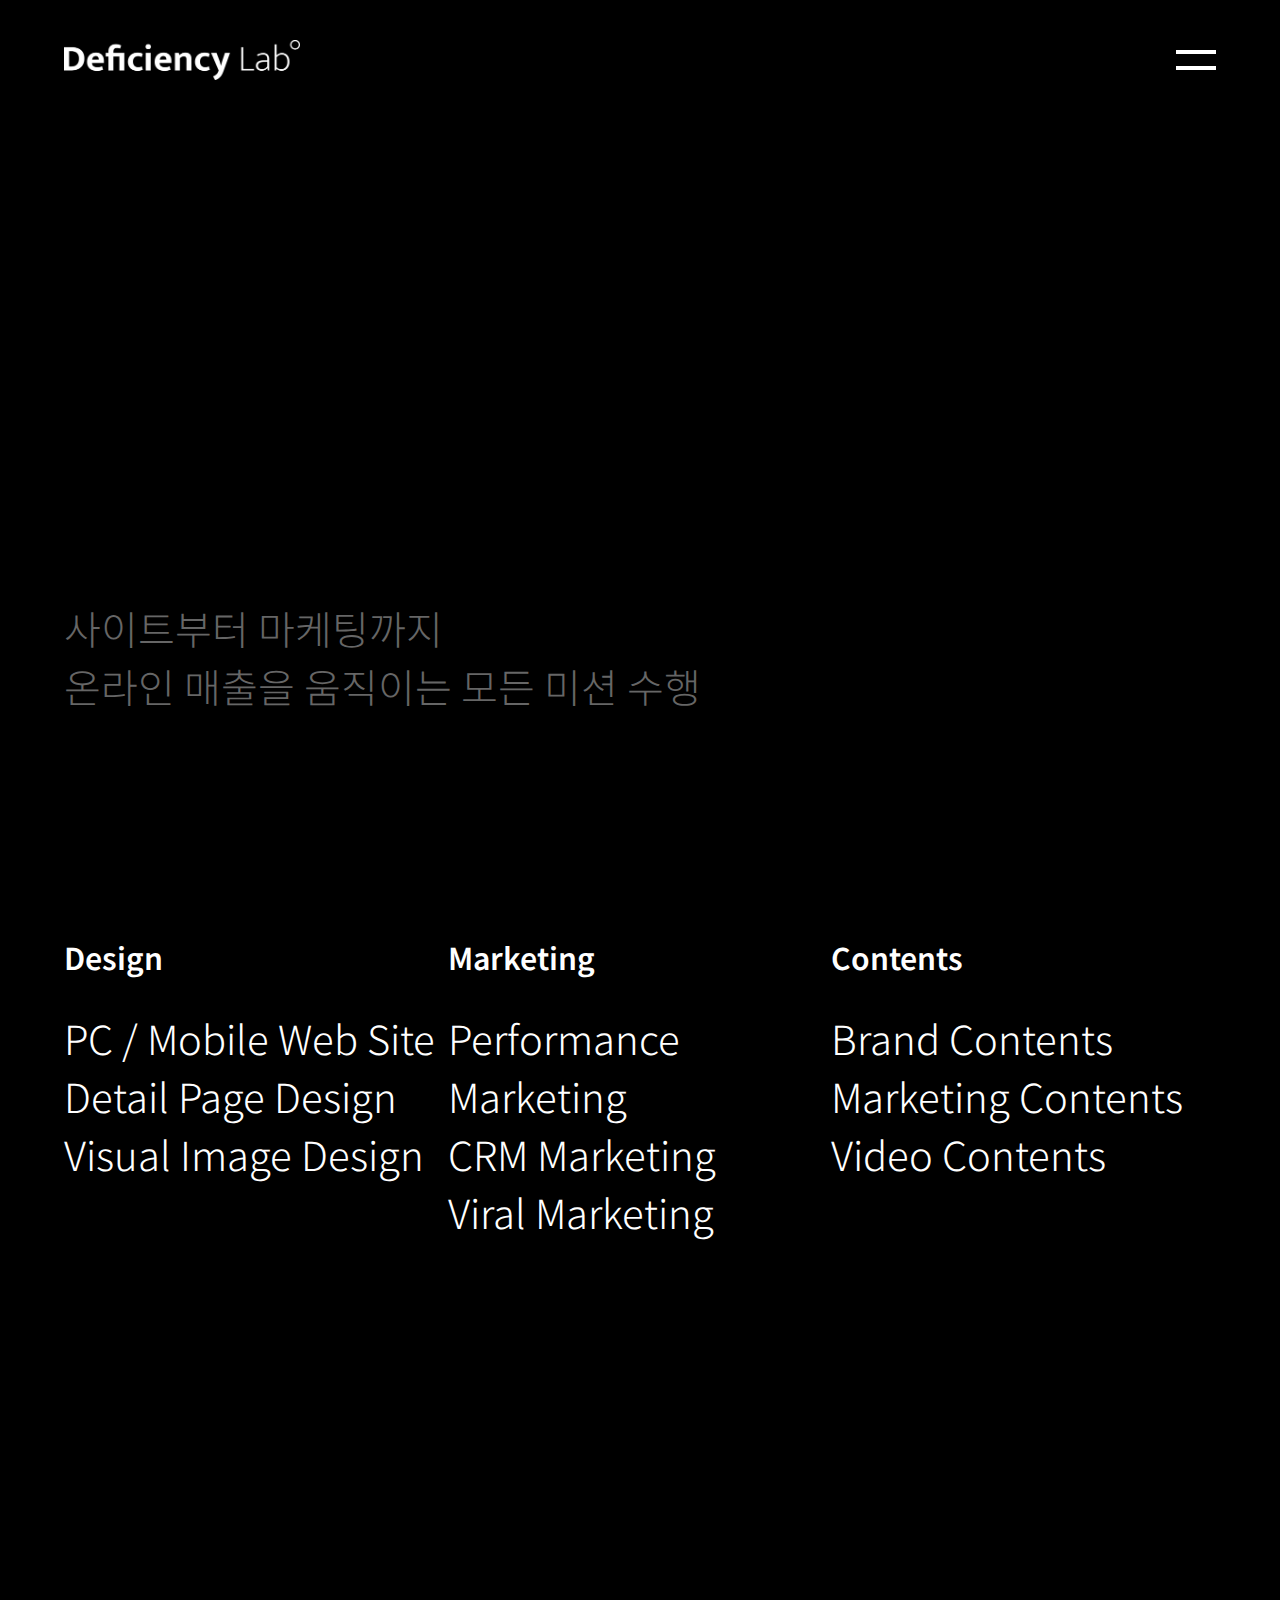
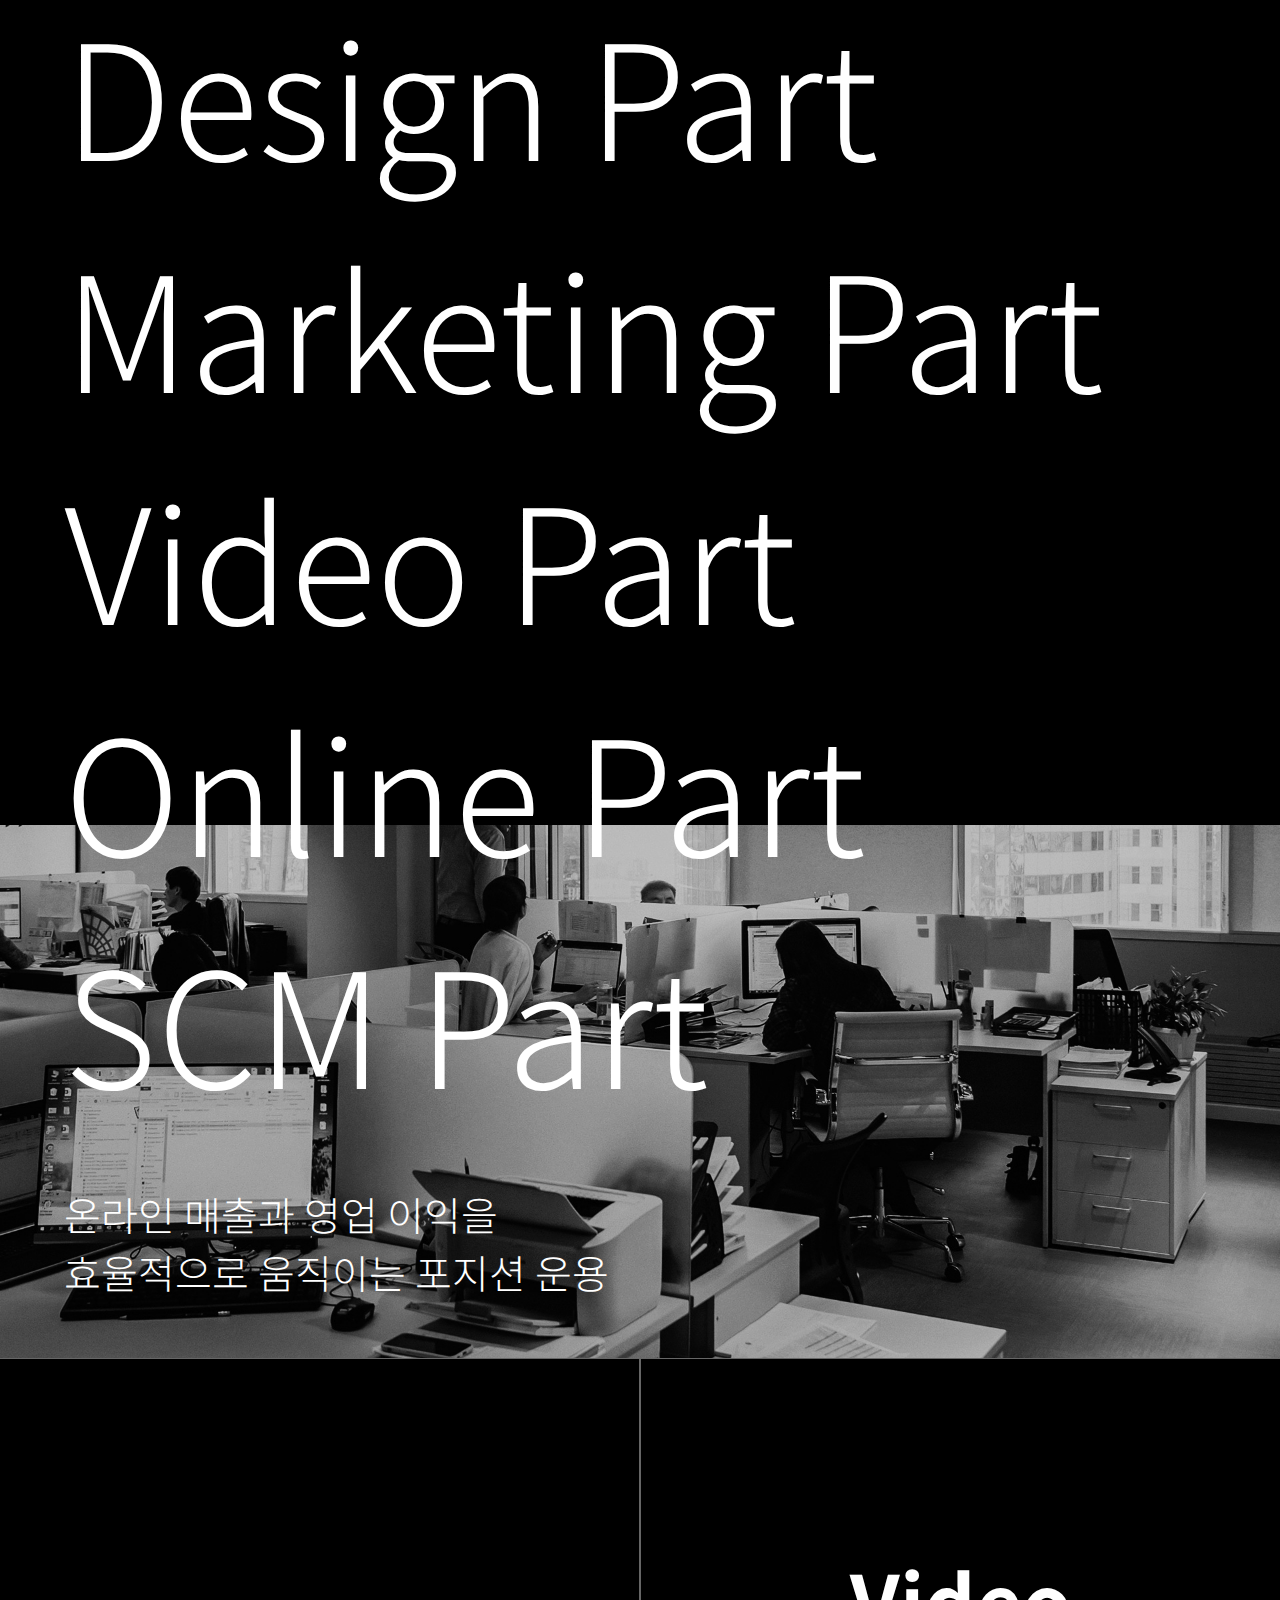
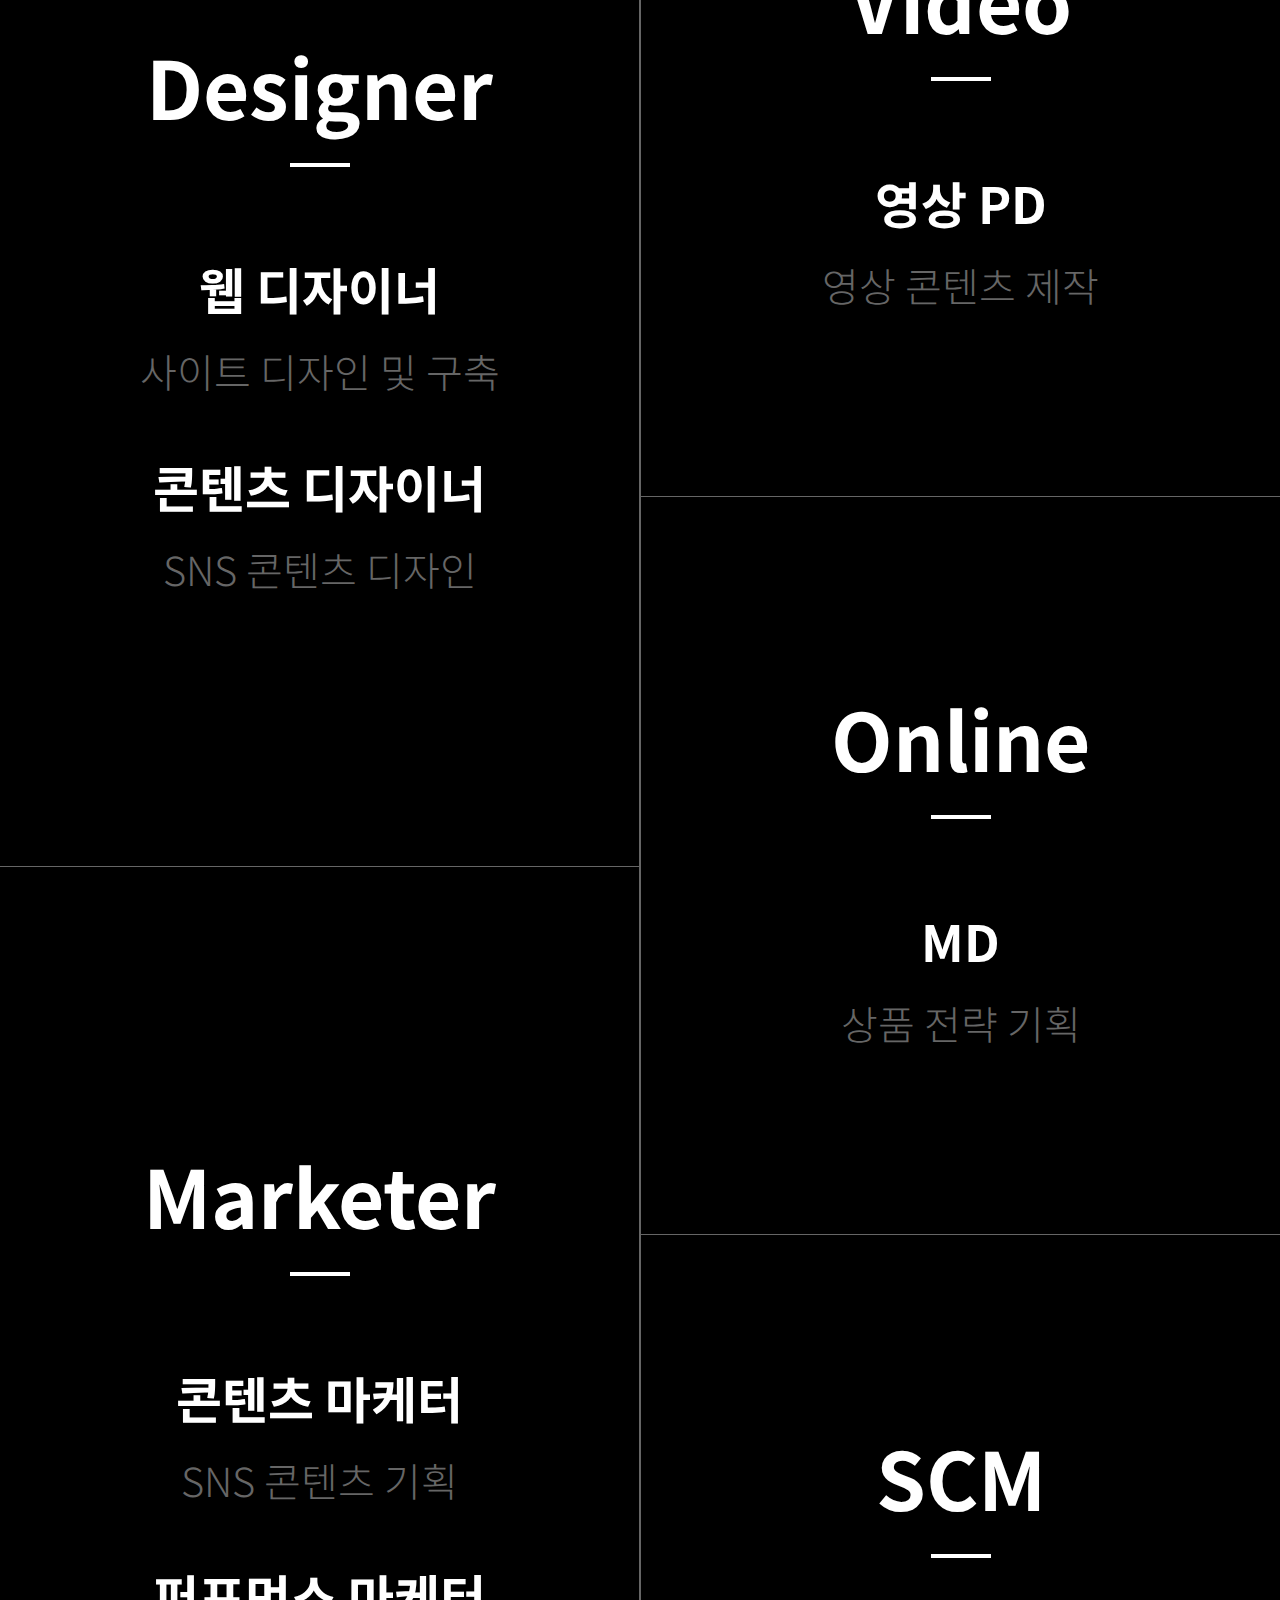
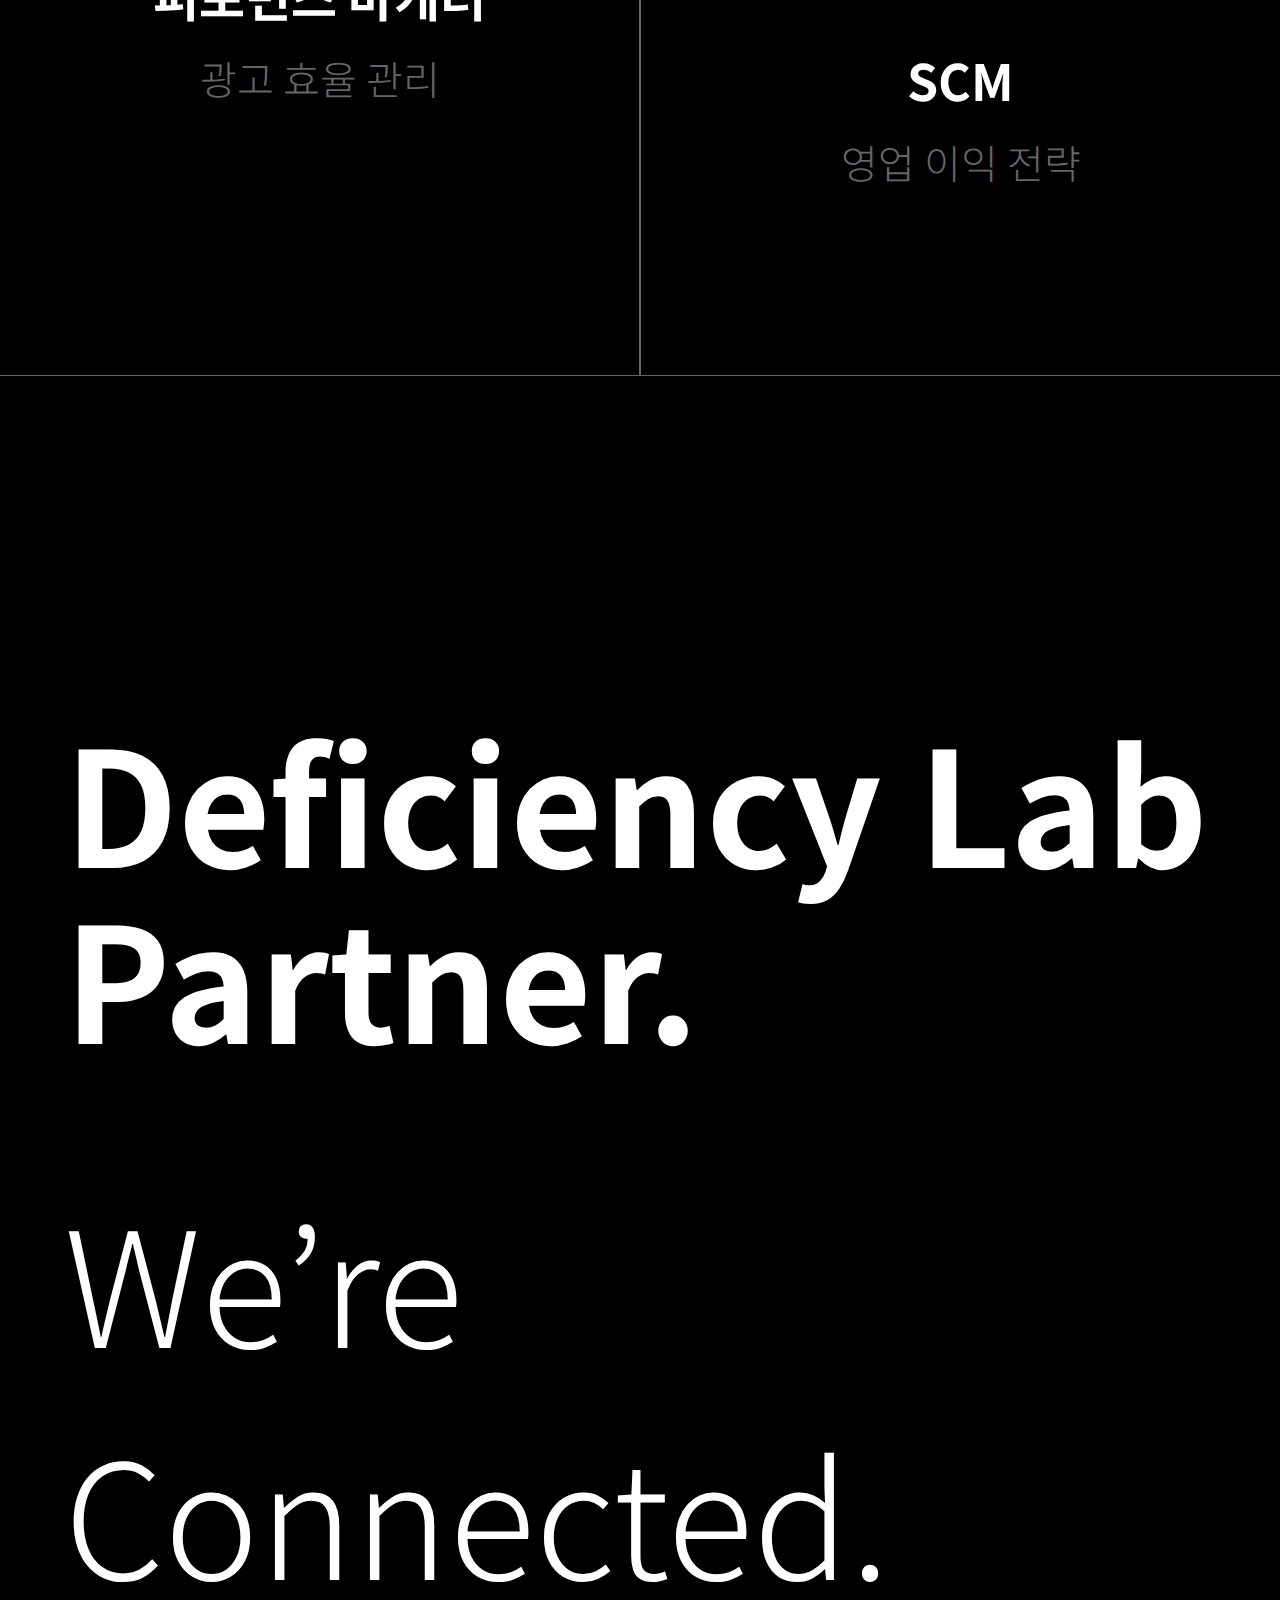
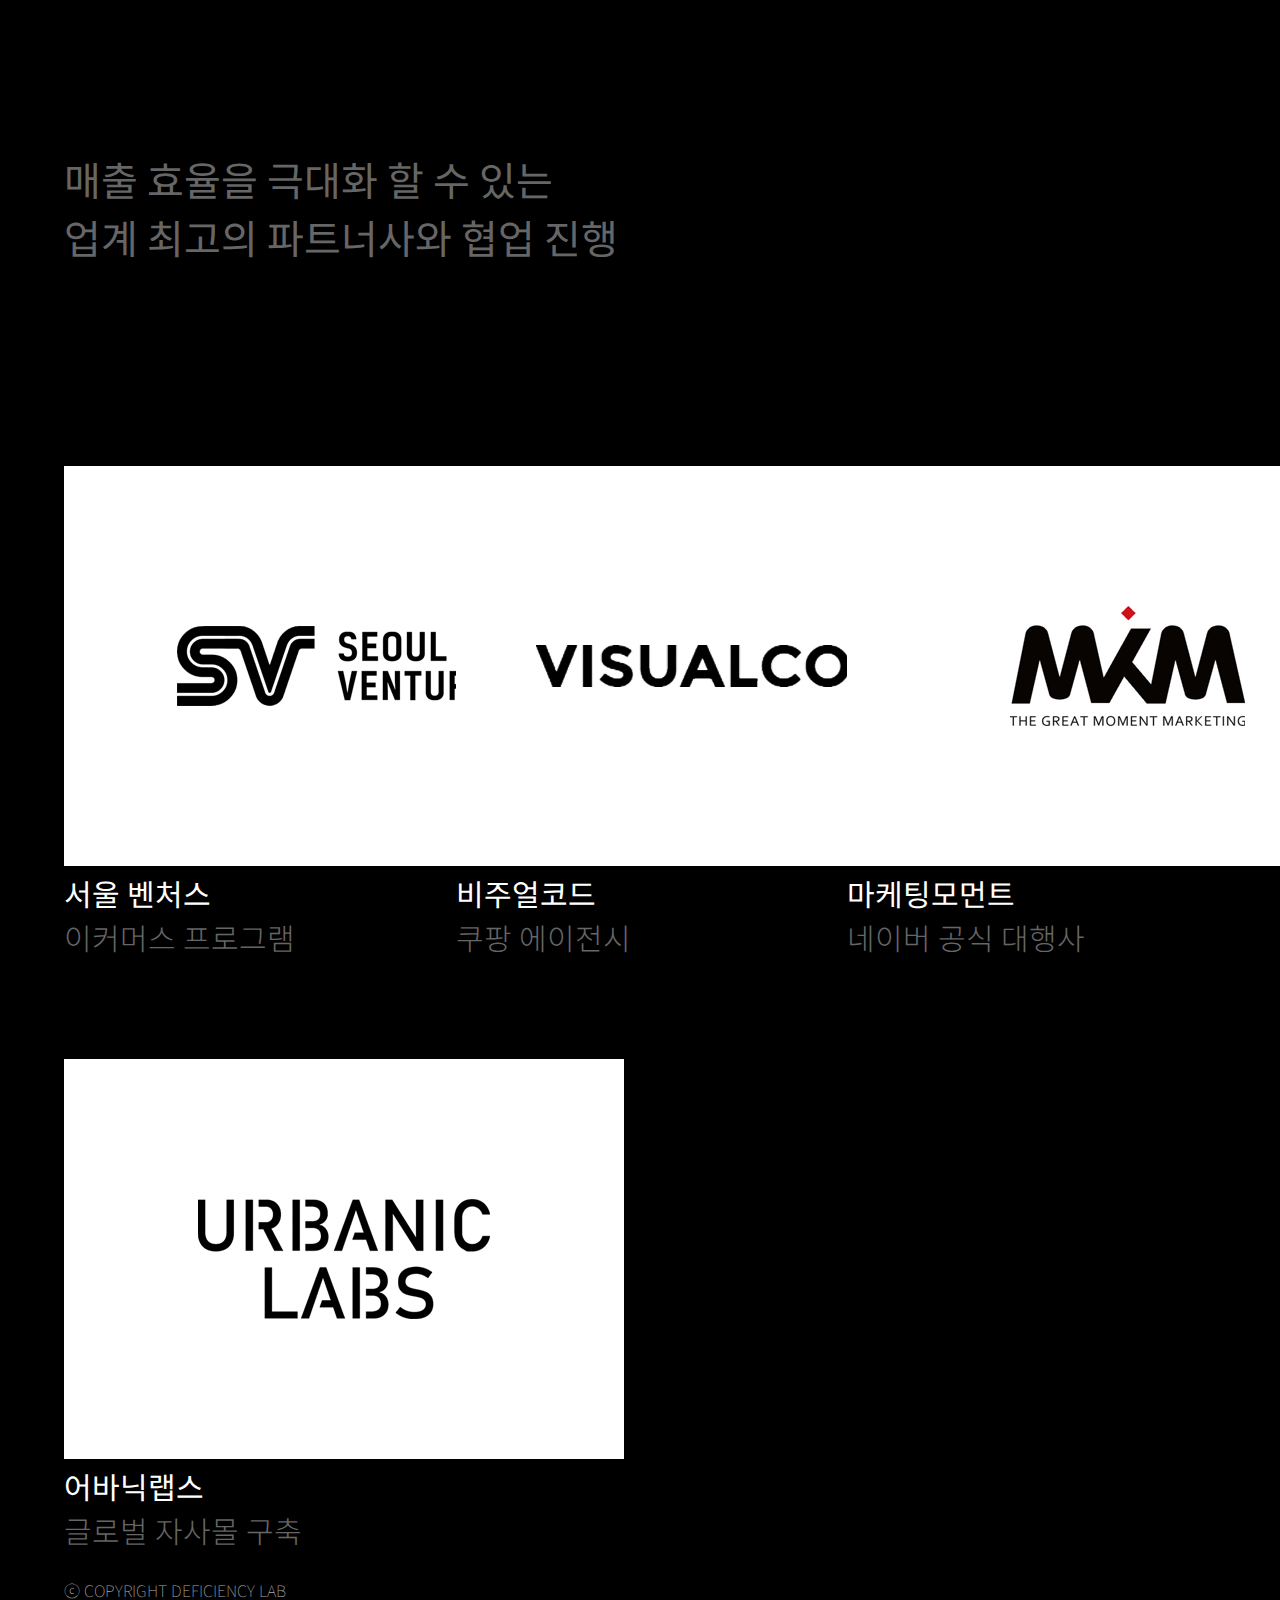
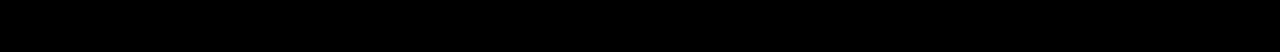
<file: project/project02/solution.html>
<!DOCTYPE html>
<html lang="en">

<head>
    <meta charset="UTF-8">
    <meta http-equiv="X-UA-Compatible" content="IE=edge">
    <meta name="viewport" content="width=device-width, initial-scale=1.0">
    <link rel="stylesheet" href="css/common.css">
    <link rel="stylesheet" href="css/reset.css">
    <link rel="stylesheet" href="css/solution.css">
    <title>solution</title>
</head>

<body>
    <header>
        <div class="cont">
            <div class="hd__logo">
                <a href="index.html"><img src="img/white_logo.png" alt="logo"></a>
            </div>
            <div class="hd__btn">
                <div></div>
                <div></div>
            </div>
            <div class="menu active">
                <div class="inner__menu">
                    <ul>
                        <li><a href="about.html">About</a></li>
                        <li><a href="contact.html">Contact</a></li>
                        <li><a href="culture.html">Culture</a></li>
                        <li><a href="solution.html">Solution</a></li>
                    </ul>
                    <p>
                        (주)디피션시랩 진민우 299-88-01868
                        <br>
                        서울 서초구 반포대로24길 42-18 3층 dfl@dfclab.com
                    </p>
                </div>
            </div>
        </div>
    </header>
    <h5 class="right">ⓒ COPYRIGHT DEFICIENCY LAB</h5>


    <!-- ================================================================================================== -->
    <!-- ================================================================================================== -->
    <!-- ================================================================================================== -->
    <!-- ================================================================================================== -->
    <!-- ================================================================================================== -->



    <section class="solution01">
        <div class="cont">
            <div class="solution01__title">
                <h1>Deficiency Lab</h1>
                <h1>Solution</h1>
                <p>사이트부터 마케팅까지<br> 온라인 매출을 움직이는 모든 미션 수행</p>
            </div>
            <div class="text_box">
                <ol>
                    <li>
                        <h2>Design</h2>
                        <p>PC / Mobile Web Site<br>
                            Detail Page Design<br>
                            Visual Image Design<br>
                        </p>
                    </li>
                    <li>
                        <h2>Marketing</h2>
                        <p>Performance Marketing<br>
                            CRM Marketing<br>
                            Viral Marketing<br>
                        </p>
                    </li>
                    <li>
                        <h2>Contents</h2>
                        <p>Brand Contents<br>
                            Marketing Contents<br>
                            Video Contents<br>
                        </p>
                    </li>
                </ol>
            </div>
        </div>
    </section>
    <section class="solution02">
        <div class="bg__img">
            <img src="img/solution/solution_1.jpg" alt="">
        </div>
        <div class="cont">
            <div class="solution02__text">
                <h1>Design Part</h1>
                <h1>Marketing Part</h1>
                <h1>Video Part</h1>
                <h1>Online Part</h1>
                <h1>SCM Part</h1>
                <p>온라인 매출과 영업 이익을<br> 효율적으로 움직이는 포지션 운용</p>
            </div>
        </div>
    </section>

    <section class="solution03">
        <div class="left_cont">
            <div class="left_top">
                <h3>Designer</h3>
                <span></span>
                <h4>웹 디자이너</h4>
                <p>사이트 디자인 및 구축</p>
                <h4>콘텐츠 디자이너</h4>
                <p>SNS 콘텐츠 디자인</p>
            </div>
            <div class="left_btm">
                <h3>Marketer</h3>
                <span></span>
                <h4>콘텐츠 마케터</h4>
                <p>SNS 콘텐츠 기획</p>
                <h4>퍼포먼스 마케터</h4>
                <p>광고 효율 관리</p>
            </div>
        </div>
        <div class="right_cont">
            <div class="right_1">
                <h3>Video</h3>
                <span></span>
                <h4>영상 PD</h4>
                <p>영상 콘텐츠 제작</p>
            </div>
            <div class="right_2">
                <h3>Online</h3>
                <span></span>
                <h4>MD</h4>
                <p>상품 전략 기획</p>
            </div>
            <div class="right_3">
                <h3>SCM</h3>
                <span></span>
                <h4>SCM</h4>
                <p>영업 이익 전략</p>
            </div>
        </div>
    </section>
    <section class="solution04">
        <div class="cont">
            <div class="top_cont">
                <h1>Deficiency Lab
                    Partner.</h1>
                <h2>We’re Connected.</h2>
                <p>매출 효율을 극대화 할 수 있는<br> 업계 최고의 파트너사와 협업 진행</p>
            </div>
            <div class="btm">
                <div class="btm1">
                    <img src="img/solution/sub_logo_1 (1).jpg" alt="">
                    <p>서울 벤처스</p>
                    <span>이커머스 프로그램</span>
                </div>
                <div class="btm2">
                    <img src="img/solution/sub_logo_2 (1).jpg" alt="">
                    <p>비주얼코드</p>
                    <span>쿠팡 에이전시</span>
                </div>
                <div class="btm3">
                    <img src="img/solution/sub_logo_3 (1).jpg" alt="">
                    <p>마케팅모먼트</p>
                    <span>네이버 공식 대행사</span>
                </div>
                <div class="btm4">
                    <img src="img/solution/sub_logo_4.jpg" alt="">
                    <p>어바닉랩스</p>
                    <span>글로벌 자사몰 구축</span>
                </div>
            </div>
        </div>
    </section>
</body>

</html>
</file>
<file: project/project02/css/index.css>
body {
    overflow: initial;
    position: relative;
}

.main_01 {
    width: 100%;
    height: auto;
    position: absolute;
    top: 50%;
    z-index: 10;
    transform: translateY(-50%);
}

.main__cont {
    margin: 0 auto;
    max-width: 1730px;
    width: 90%;
    height: auto;
}

.main_01 h2 {
    font-size: 160px;
    font-weight: 700;
    color: #fff;
    opacity: 0;
}

.main_01 h2:nth-child(1) {
    animation: ani 1s ease-out forwards;
}

.main_01 h2:nth-child(2) {
    animation: ani 1s 0.5s ease-out forwards;
}

.main_01 h2:nth-child(3) {
    animation: ani 1s 1s ease-out forwards;
}

@keyframes ani {
    0% {
        transform: translateY(-30px);
        opacity: 0;
    }

    100% {
        transform: translateY(0);
        opacity: 1;
    }
}



.bg_01 {
    position: fixed;
    width: 100%;
    max-width: 100%;
    height: 100vh;
    min-height: 900px;
    overflow-x: hidden;
    overflow-y: hidden;
}

.bg_01 .bg {
    position: absolute;
    top: 30%;
    white-space: nowrap;
    transform: translateY(-50%);
    animation: ani1 120s linear infinite;
}

.bg p {
    text-shadow: -1px -1px 0 #333, 1px -1px 0 #333, -1px 1px 0 #333, 1px 1px 0 #333;
    font-size: 290px;
    font-weight: 900;
    color: #000;
}

@keyframes ani1 {
    0% {
        transform: translateX(0);
    }

    100% {
        transform: translateX(-50%);
    }
}


/* 
$mobile : 350px;
$tablet : 768px;

@mixin device($min, $max) {
    @media (min-width:350px) and (max-width:767px) {
        @content;
    }
}

@include($mobile,$tablet) {
    mobile
} 
*/


@media screen and (max-width :1023px) {
    .main_01 h2 {
        font-size: 77px;
    }
    .bg_01 .bg {
        transform: rotate(90deg);
    }
    
}
</file>
<file: project/project02/css/common.css>
header {
    position: fixed;
    left: 0;
    top: 0;
    width: 100%;
    height: 120px;
    background-color: transparent;
    z-index: 999;
}

header .cont {
    width: 90%;
    margin: 0 auto;
    display: flex;
    align-items: center;
    justify-content: space-between;
    height: 100%;
}

.hd__logo img {
    width: 236px;
}

.hd__btn {
    z-index: 999;
    position: relative;
    width: 40px;
    height: 20px;
}

.hd__btn div {
    z-index: 1;
    position: absolute;
    width: 100%;
    background-color: #fff;
    height: 4px;
    right: 0;
}

.hd__btn div:first-child {
    top: 0;
}

.hd__btn div:last-child {
    bottom: 0;
}

.hd__menu {
    display: none;
}

section {
    overflow: hidden;
    min-width: 100%;
}

.cont {
    width: 90%;
    max-width: 1730px;
    margin: 0 auto;
}

.right {
    position: absolute;
    color: #aaaaaa;
    bottom: 50px;
    left: 5%;
    font-size: 16px;
    font-weight: 100;
}

.hd__btn:hover {
    cursor: pointer;
    /* background-color: aqua; */
}

.hd__btn:hover div:last-child {
    /* background-color: red; */
    width: 60%;
    transition: 0.5s
}

.menu {
    position: absolute;
    right: 0;
    top: 0;
    background-color: #fff;
    width: 30%;
    height: 100vh;
    z-index: 0;
    display: block;
}

.inner__menu {
    background-color: #fff;
    position: absolute;
    height: 100%;
    width: 100%;
    padding: 65px;
    display: flex;
    flex-direction: column;
    align-items: flex-start;

}

.menu .inner__menu ul li {
    padding: 25px 0;
}


.menu .inner__menu ul li a {
    color: #000;
    font-weight: bold;
    position: relative;
    font-size: 80px;
    line-height: 1.5;
}

.menu p {
    font-size: 16px;
    font-weight: 100;
    color: #aaaaaa;
    margin-top: auto;

}

.menu.active {
    width: 30%;
    display: none;
}

/* .hd__btn.active div {
    background-color: #000;
} */


/*==============================================================================*/
/*==============================================================================*/
/*==============================================================================*/
/*==============================================================================*/
/*==============================================================================*/
/*==============================================================================*/
/*==============================================================================*/
/*==============================================================================*/
/*==============================================================================*/
/*==============================================================================*/
/*==============================================================================*/


/* @media screen and (max-width :1023px) {


    .right {
        display: none;
    }
} */
</file>
<file: project/project02/css/about.css>
body {
    overflow: initial;
    position: relative;
}

.about01 {
    padding-top: 178px;
}

.about01__cont {
    width: 90%;
    max-width: 1730px;
    margin: 0 auto;
    gap: 50px;
    display: flex;
    flex-direction: column;
    transition: translateY(300px);
    opacity: 0;
}

.about01__cont.active {
    transition: translateY(0px);
    opacity: 1;
}



.about01__cont h1 {
    font-weight: 700;
    font-size: 160px;
    color: #fff;
}

.about01__cont p {
    font-size: 40px;
    color: #fff;
    padding-right: 30px;
    font-weight: 300;
    margin-left: auto;

}

.about01__cont {
    margin-left: auto;
}

.about02 {
    margin-top: 300px;
    padding-bottom: 400px;
    position: relative;
}

.about02 .about02__cont {
    width: 90%;
    max-width: 1730px;
    margin: 0 auto;
}

.about02__text {
    position: absolute;
    top: 33%;
    color: #fff;
}

.about02__text h1 {
    font-size: 160px;
    font-weight: 300;
}

.bg__img img {
    width: 100%;
    object-fit: cover;
}

.about03 {
    margin-top: 300px;
}

.about03__cont {
    width: 90%;
    max-width: 1730px;
    margin: 0 auto;
    display: flex;
    align-items: flex-start;
    justify-content: space-between;
}

.about03__cont:last-child {
    margin-top: 108px;
}

.left-text {
    width: 50%;
    opacity: 0;
    transform: translateX(-200px);
}

.left-text p {
    margin-top: 80px;
    font-size: 40px;
    font-weight: 300;
}

.right-text {
    width: 50%;
    opacity: 0;
    transform: translateY(150px);

}

.right-text p {
    margin-top: 15px;
    color: #888;

}

.right-text ol li {
    margin-bottom: 70px;
    font-size: 30px;

}


.leftslide {
    opacity: 1;
    transform: translateX(0px);
}

.rightslide {
    opacity: 1;
    transform: translateY(0px);
}





.about03 h2 {
    font-size: 80px;
    font-weight: 600;
    line-height: 1.2em;

}

.about03 .left-text,
.about03 .right-text {
    color: #fff;
}


.about04 {
    width: 100%;
    max-width: 1730px;
    margin: 0 auto;
    margin-top: 124px;
    margin-bottom: 462px;
}

.about04__cont {
    display: flex;
    align-items: center;
    justify-content: flex-start;
    gap: 2%;
    flex-wrap: wrap;
}

.about04__cont p {
    font-size: 30px;
    padding: 7px;
    color: #fff;
}

.about04__cont img {
    width: 100%;
}


@media screen and (max-width :1023px) {

    .about01 {
        margin-top: 40%;
        padding-top: 0;
    }

    .about01__cont h1 {
        font-size: 44px;
    }

    .about01__cont p {
        font-size: 18px;
    }

    .about02 {
        margin-top: 15%;
        padding-bottom: 0;
    }

    .about02__text h1 {
        font-size: 44px;
    }

    .bg__img img {
        height: 790px;
        width: 170%;
    }

    .about03__cont {
        display: flex;
        flex-direction: column;
    }

    .about03 h2 {
        font-size: 30px;
    }

    .left-text p {
        margin-top: 25px;
        font-size: 18px;
    }

    .right-text h5 {
        font-size: 30px;
    }

    .right-text p {
        font-size: 18px;
    }

    .right-text ol li {
        margin-bottom: 30px;
    }
    .right-text {
        margin-top: 55px;
    }



    .about04 {
        margin-bottom: 462px
    }

    .about04__cont img{
        width: 100%;
    }

    .about04__cont div {
        width: 48%;
    }
}
</file>
<file: project/project02/css/contact.css>
body {
    overflow: initial;
    position: relative;
}


h1,
h2,
span,
p,
label {
    color: #ddd;
}

.contact01 {
    padding-top: 200px;
}

.contact01_text h1 {
    font-size: 160px;
    line-height: 1.2em;
}

/* .contact02 {} */

.cont01,
.cont02,
.cont03 {
    padding-top: 230px;
}


.contact02 h2 {
    font-size: 80px;
}

.contact02 span {
    font-size: 30px;
    color: #888;
    font-weight: 300;
}

div.textbox {
    display: flex;
    justify-content: space-between;
    margin-top: 30px;
}

div.textbox input {
    background-color: transparent;
    width: 33%;
    border: none;
    border-bottom: 1px solid #888;
    color: white;
    font-size: 30px;
    padding: 10px 0;
}

div.bigbox input {
    width: 100%;
    height: 350px;
    padding: 20px;
    background-color: transparent;
    border: 2px solid #888;
    font-size: 30px;
    color: white;
    display: flex;
    align-items: flex-start;
}

.cont04 {
    margin-top: 80px;
}

.cont04 p {
    font-size: 20px;
    font-weight: 300;
    color: #888;
}

.cont04 p:nth-child(1) {
    font-size: 20px;
    font-weight: 600;
}

.cont04 input {
    margin-top: 30px;
    width: 100%;

}

.cont04 label {
    font-size: 20px;
    font-weight: 300;
}

.cont04 input[type="checkbox"] {
    width: 20px;
    height: 20px;
}

.but {
    width: 100%;

    margin-top: 190px;
    margin-bottom: 410px;
}

button {
    background-color: transparent;
    font-size: 80px;
    font-weight: 700;
    margin: auto;
    color: white;
    display: flex;
    align-items: center;
    border: none;
    justify-content: center;
    border-bottom: 4px solid white;
    padding-bottom: 20px;
}


.material-symbols-outlined {
    font-variation-settings:
        'FILL' 0,
        'wght' 400,
        'GRAD' 0,
        'opsz' 48
        
}

@media screen and (max-width :1023px) { 

    .contact01_text h1 {
        font-size: 44px;
    }

    .contact02 span {
        font-size: 18px;
    }

    .contact02 h2 {
        font-size: 30px;
    }

    div.textbox {
        display: flex;
        flex-wrap: wrap;
    }

    .contact02 .cont01 input:nth-child(1),
    .contact02 .cont02 input:nth-child(1) {
        width: 48%;
        font-size: 14px;
    }
    .contact02 .cont01 input:nth-child(2),
    .contact02 .cont02 input:nth-child(2) {
        width: 48%;
        font-size: 14px;
    }

    .contact02 input:nth-child(3) {
        width: 100%;
        font-size: 14px;
    }
    .cont02 {
        padding-top: 100px;
    }

    .cont03 {
        padding-top: 100px;
    }
    .cont04 {
        padding-bottom: 50px;
    }

    .but {
        margin-top: 100px;
        margin-bottom: 100px;

    }

    button {
        font-size: 30px;
    }
}
</file>
<file: project/project02/css/culture.css>
body {
    overflow: initial;
    position: relative;
}

h1,
h2,
h3,
p {
    color: white;
}

/* 
.culture01 {
    position: relative;
    margin-top: 110px;
    min-height: 100vh;

}

.culture01 h1 {
    font-size: 80px;
    line-height: 1.2em;
}

.culture01 p {
    margin-top: 80px;
    font-size: 40px;
    font-weight: 400;
}

.cont01 {
    position: absolute;
    right: 20%;
    top: 55%;
    z-index: 999;
}

.cont01 img {
    position: absolute;
    right: 100%;
    bottom: 54%;
    max-height: 450px;
}
 */

.culture01 {
    margin-top: 100px;
}

.culture01 .cont {
    position: relative;
    min-height: 100vh;
}

.cont__img h1 {
    font-size: 80px;
    color: #fff;
    line-height: 1.2em;
}

.cont__img p {
    font-size: 40px;
    font-weight: 300;
    margin-top: 80px;
}

.cont__img {
    position: absolute;
    right: 13%;
    bottom: 0;
}

.cont__img img {
    position: absolute;
    right: 100%;
    bottom: 65%;
}


.bg {
    position: absolute;
    top: 0%;
    overflow-x: hidden;
    overflow-y: hidden;
    white-space: nowrap;
    width: 100%;
    max-width: 100%;
    z-index: -1;
}



.bg-text p {
    font-size: 290px;
    text-shadow: -1px -1px 0 #333, 1px -1px 0 #333, -1px 1px 0 #333, 1px 1px 0 #333;
    font-weight: 900;
    color: #000;
    animation: ani 120s linear infinite;
}

@keyframes ani {
    0% {
        transform: translateX(0);
    }

    100% {
        transform: translateX(-400%);
    }
}


/* =================================================================== */
/* =================================================================== */
/* =================================================================== */
/* =================================================================== */
/* =================================================================== */
/* =================================================================== */


.culture02 {
    margin-top: 230px;
    margin-bottom: 340px;
    width: 100%;
}

.top {
    width: 100%;
}

.top ul {
    display: flex;
    flex-wrap: wrap;
    flex-direction: row;
}

.top li {
    width: 33%;
    padding: 0 75px;
}

.top li:nth-child(1),
.top li:nth-child(2),
.top li:nth-child(3) {
    padding-bottom: 75px;
    border-bottom: 1px solid #333;
}

.top li:nth-child(4),
.top li:nth-child(5),
.top li:nth-child(6) {
    padding-top: 75px;
}

.top li:nth-child(1),
.top li:nth-child(4) {
    border-right: 1px solid #333;
}

.top li:nth-child(2),
.top li:nth-child(5) {
    border-right: 1px solid #333;
}

.top img {
    max-height: 110px;
    display: block;
    margin-bottom: 25px;
}

.top h3 {
    font-size: 50px;
}

.top p {
    font-size: 40px;
    color: #888;
    font-weight: 200;
    padding-top: 8px;
}

/* =================================================================== */
/* =================================================================== */
/* =================================================================== */
/* =================================================================== */
/* =================================================================== */
/* =================================================================== */
/* =================================================================== */

.culture03 {
    margin-top: 230px;
}

.culture03 h1 {
    font-size: 160px;
    font-weight: 300;
}


/* =================================================================== */
/* =================================================================== */
/* =================================================================== */
/* =================================================================== */
/* =================================================================== */
/* =================================================================== */
/* =================================================================== */

.culture04 {
    overflow: initial;
    margin-top: 230px;
    margin-bottom: 320px;
}

.culture04 .cont {
    position: relative;
    min-height: 130vh;
}

.title__04 h1 {
    font-size: 160px;
    font-weight: 700;
    line-height: 1.2em;
}

.cont__04 {
    position: absolute;
    bottom: 0;
    right: 0;
    padding-right: 40px;

}

.cont__04 h2 {
    font-size: 80px;
}

.cont__04 p {
    margin-top: 50px;
    font-size: 40px;
    font-weight: 300;
}

.bg__04 {
    position: absolute;
    bottom: -304px;
    left: 0;
    width: 100%;
    max-width: 100%;
    min-height: 900px;
    overflow-x: hidden;
    overflow-y: hidden;
}

.bg04 {
    position: absolute;
    white-space: nowrap;
    top: 46%;
    animation: marquee 120s linear infinite;
    z-index: -1;
}

.bg04 p {
    font-family: 'Poppins', sans-serif;
    font-weight: 900;
    text-shadow: -1px -1px 0 #333, 1px -1px 0 #333, -1px 1px 0 #333, 1px 1px 0 #333;
    font-size: 290px;
    color: #000;
}

@keyframes marquee {
    0% {
        transform: translateX(0);
    }

    100% {
        transform: translateX(-100%);
    }
}



/* =================================================================== */
/* =================================================================== */
/* =================================================================== */
/* =================================================================== */
/* =================================================================== */
/* =================================================================== */
/* =================================================================== */

.culture05 {}

.title__05 h1 {
    font-size: 160px;
    line-height: 1.2em;
}

.content__05 {
    display: flex;
    flex-wrap: wrap;
    align-items: flex-start;
    justify-content: flex-start;
    gap: 40px;
    margin-top: 140px;
}

.content__05 div {
    margin-bottom: 100px;
    width: 23.1%;
}

.content__05 h4 {
    color: #fff;
    margin-top: 23px;
    font-size: 30px;
}

.content__05 span {
    font-size: 30px;
    color: #888;
    font-weight: 300;
}

.content__05 p {
    font-size: 30px;
    margin-top: 30px;
    color: #fff;
    font-weight: 300;
}




/* =================================================================== */
/* =================================================================== */
/* =================================================================== */
/* =================================================================== */
/* =================================================================== */
/* =================================================================== */
/* =================================================================== */

@media screen and (max-width :1023px) {

    .cont__img {
        right: 45%;
        bottom: 25%;
    }

    .cont__img h1 {
        font-size: 30px;
    }

    .cont__img p {
        font-size: 18px;
        margin-top: 26px;
    }

    .cont__img img {
        width: 50%;
        left: 65%;
        bottom: 115%;
    }

    .culture01 .cont {
        min-height: 590px;
    }


    .culture02 {
        margin-top: 100px;
        margin-bottom: 0;
    }


    .top li:nth-child(2n) {
        width: 50%;
        padding-top: 10px;
        border: none;
        padding-bottom: 30px;
        border-left: 1px solid #333;
        border-bottom: 1px solid #333;
    }

    .top li:nth-child(2n+1) {
        width: 50%;
        padding-top: 10px;
        border: none;
        border-bottom: 1px solid #333;
        padding-bottom: 30px;
    }

    .top h3 {
        font-size: 18px;
    }

    .top p {
        font-size: 16px;
        margin: 4px;
    }

    .top span {
        display: none;
    }

    .top img {
        height: 60px;
        margin: 20px auto;
        max-height: 90px;
    }

    .top ul {
        text-align: center;
    }




    .culture03 h1 {
        font-size: 44px;
    }

    .culture04 {
        margin-top: 90px;
        margin-bottom: 50px;
    }

    .title__04 h1 {
        font-size: 44px;
    }

    .cont__04 {
        position: relative;
        margin-top: 60px;

    }

    .culture04 .cont {
        min-height: 400px;
    }

    .cont__04 h2 {
        font-size: 30px;
    }

    .cont__04 p {
        font-size: 18px;

    }

    .bg__04 {
        display: none;
    }

    .title__05 h1 {
        font-size: 44px;
    }

    .content__05 div {
        width: 48%;
        margin-bottom: 20px;
    }

    .content__05 {
        justify-content: space-between;
        gap: 0;
    }

    .content__05 img {
        width: 100%;
    }

    .content__05 h4 {
        font-size: 16px;
        margin-top: 6px;
    }

    .content__05 span {
        font-size: 16px;
    }

    .content__05 p {
        font-size: 16px;
        margin: 30px 0 20px;
    }
}
</file>
<file: project/project02/css/solution.css>
body {
    overflow: initial;
    position: relative;
}

h1,
p,
h2,
h3,
h4 {
    color: white;
}

.solution01 {
    padding-top: 165px;
    width: 100%;
}

.solution01 .cont .solution01__title h1 {
    font-weight: 700;
    font-size: 160px;
    line-height: 1.2em;
    animation: ani 1s ease-out forwards;
    opacity: 0;
}

@keyframes ani {
    0% {
        transform: translateY(100px);
        opacity: 0;
    }

    100% {
        transform: translateY(0);
        opacity: 1;
    }
}

.solution01 .cont .solution01__title p {
    font-size: 40px;
    color: #666;
    margin-top: 50px;
    margin-bottom: 220px;
    font-weight: 300;

}

.text_box ol {
    display: flex;

}

.text_box ol li {
    width: 33.3%;
    display: flex;
    flex-direction: column;
}

.text_box ol li h2 {
    font-size: 30px;
    font-weight: 600;
}

.text_box ol li p {
    margin-top: 30px;
    font-size: 40px;
    font-weight: 300;
}



.solution02 {
    position: relative;
    margin-top: 334px;
    padding-top: 850px;
}

.solution02__text {
    position: absolute;
    top: 0;
}

/* .solution02 .bg__img {
    padding-top: 40px;
} */

.solution02 .bg__img img {
    width: 100%;
    object-fit: cover;
}

.solution02__text h1 {
    font-size: 160px;
    font-weight: 300;
}

.solution02__text p {
    padding-top: 50px;
    font-size: 40px;
    font-weight: 300;
}


.solution03 {
    display: flex;
    text-align: center;
    height: 2218px;
}

.left_cont {
    width: 50%;
    height: 100%;
    display: flex;
    flex-direction: column;
    border-bottom: 1px solid #666;
    border-right: 1px solid #666;
    border-top: 1px solid #666;
    ;
}

.left_top {
    height: 50%;
    border-bottom: 1px solid #666;
    display: flex;
    justify-content: center;
    align-items: center;
    flex-direction: column;
}

.left_btm {
    height: 50%;

    display: flex;
    justify-content: center;
    align-items: center;
    flex-direction: column;
}



.right_cont {
    width: 50%;
    height: 100%;
    display: flex;
    flex-direction: column;
    border-bottom: 1px solid #666;
    border-left: 1px solid #666;
    border-top: 1px solid #666;
    ;
}

.right_1 {
    height: 33.3%;
    border-bottom: 1px solid #666;
    display: flex;
    justify-content: center;
    align-items: center;
    flex-direction: column;
}

.right_2 {
    height: 33.3%;
    border-bottom: 1px solid #666;
    display: flex;
    justify-content: center;
    align-items: center;
    flex-direction: column;
}

.right_3 {
    height: 33.3%;
    display: flex;
    justify-content: center;
    align-items: center;
    flex-direction: column;
}

.solution03 h3 {
    font-size: 80px;
}

.solution03 h4 {
    padding-top: 50px;
    padding-bottom: 18px;
    font-size: 50px;
}

.solution03 p {
    font-size: 40px;
    color: #666;
    font-weight: 300;
}

.solution03 span {
    display: block;
    width: 60px;
    height: 4px;
    background-color: #fff;
    margin-top: 20px;
    margin-bottom: 35px;
}

.solution04 {
    margin-top: 334px;
}

.solution04 .top_cont {
    width: 100%;
    display: flex;
    flex-direction: column;
    align-items: flex-start;

}

.solution04 .top_cont h1 {
    font-size: 160px;
    line-height: 1.1em;
}

.solution04 .top_cont h2 {
    font-size: 160px;
    font-weight: 300;
    margin-top: 100px;
}

.solution04 .top_cont p {
    font-size: 40px;
    color: #666;
    margin-top: 124px;
    margin-bottom: 200px;
    font-weight: 400;
}

.btm {
    display: flex;
    justify-content: flex-start;
    align-items: center;
    flex-wrap: wrap;
    gap: 2%;
}

.btm div {
    width: 32%;
    margin-bottom: 100px;
}

.btm div p {
    font-size: 30px;
    padding-top: 5px;
}

.btm div span {
    font-size: 30px;
    font-weight: 300;
    color: #666;
}

@media screen and (max-width : 1023px) {
    .solution01 {

        padding-top: 35%;
    }

    .solution01 .cont .solution01__title h1 {
        font-size: 44px;
    }

    .solution01 .cont .solution01__title p {
        font-size: 18px;
    }

    .text_box ol {
        display: flex;
    }

    .text_box ol li h2 {
        font-size: 18px;
    }

    .text_box ol li p {
        font-size: 18px;
        color: #666;
    }

    .text_box ol li {
        width: 100%;
    }

    .solution02 {
        margin-top: 100px;
        padding-top: 100px;
        padding-bottom: 170px;
    }

    .solution02__text {
        position: relative;
    }

    .solution02__text h1 {
        font-size: 44px;
    }

    .solution02__text p {
        font-size: 18px;
    }

    .solution02 .bg__img {
        position: absolute;
        bottom: 0px;
    }

    .solution03 {
        display: flex;
        flex-direction: column;
        width: 100%;
    }

    .left_cont,
    .right_cont {
        width: 100%;
    }

    .solution03 h3 {
        font-size: 36px;
    }

    .solution03 h4 {
        font-size: 24px;
        padding: 10px;
    }

    .solution03 p {
        font-size: 18px;
    }

    .solution04 {
        margin-top: 40px;
        margin-bottom: 100px;
    }

    .solution04 .top_cont h1 {
        font-size: 44px;
        margin-top: 120px;
    }

    .solution04 .top_cont h2 {
        font-size: 44px;
        margin-top: 50px;
    }

    .solution04 .top_cont p {
        font-size: 18px;
        margin-top: 35px;
        margin-bottom: 50px;
    }

    .btm {
        align-items: flex-start;
        justify-content: space-between;
    }

    .btm div {
        width: 47%;
        margin-bottom: 0;
        margin-top: 30px;
    }

    .btm div p {
        font-size: 14px;
    }

    .btm div span {
        font-size: 14px;
    }

    .btm div img {
        width: 100%;
    }
}
</file>
